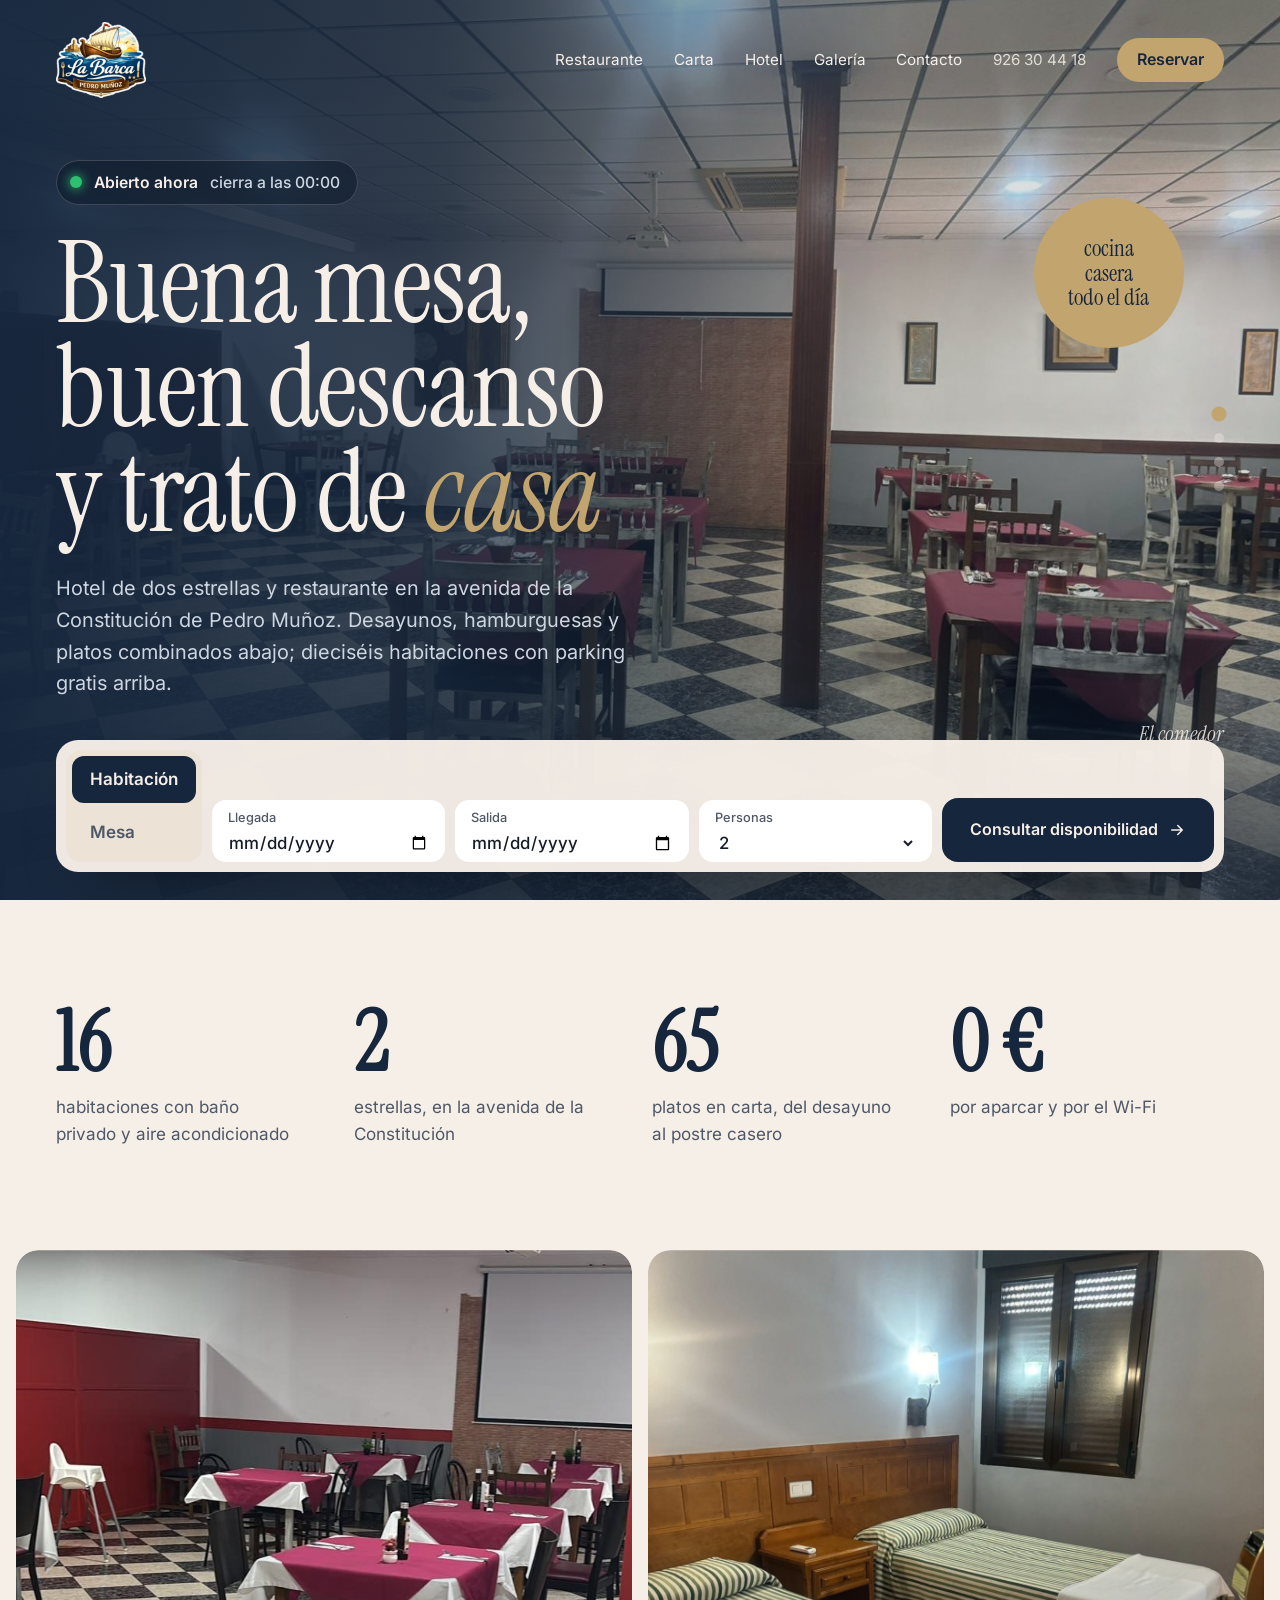
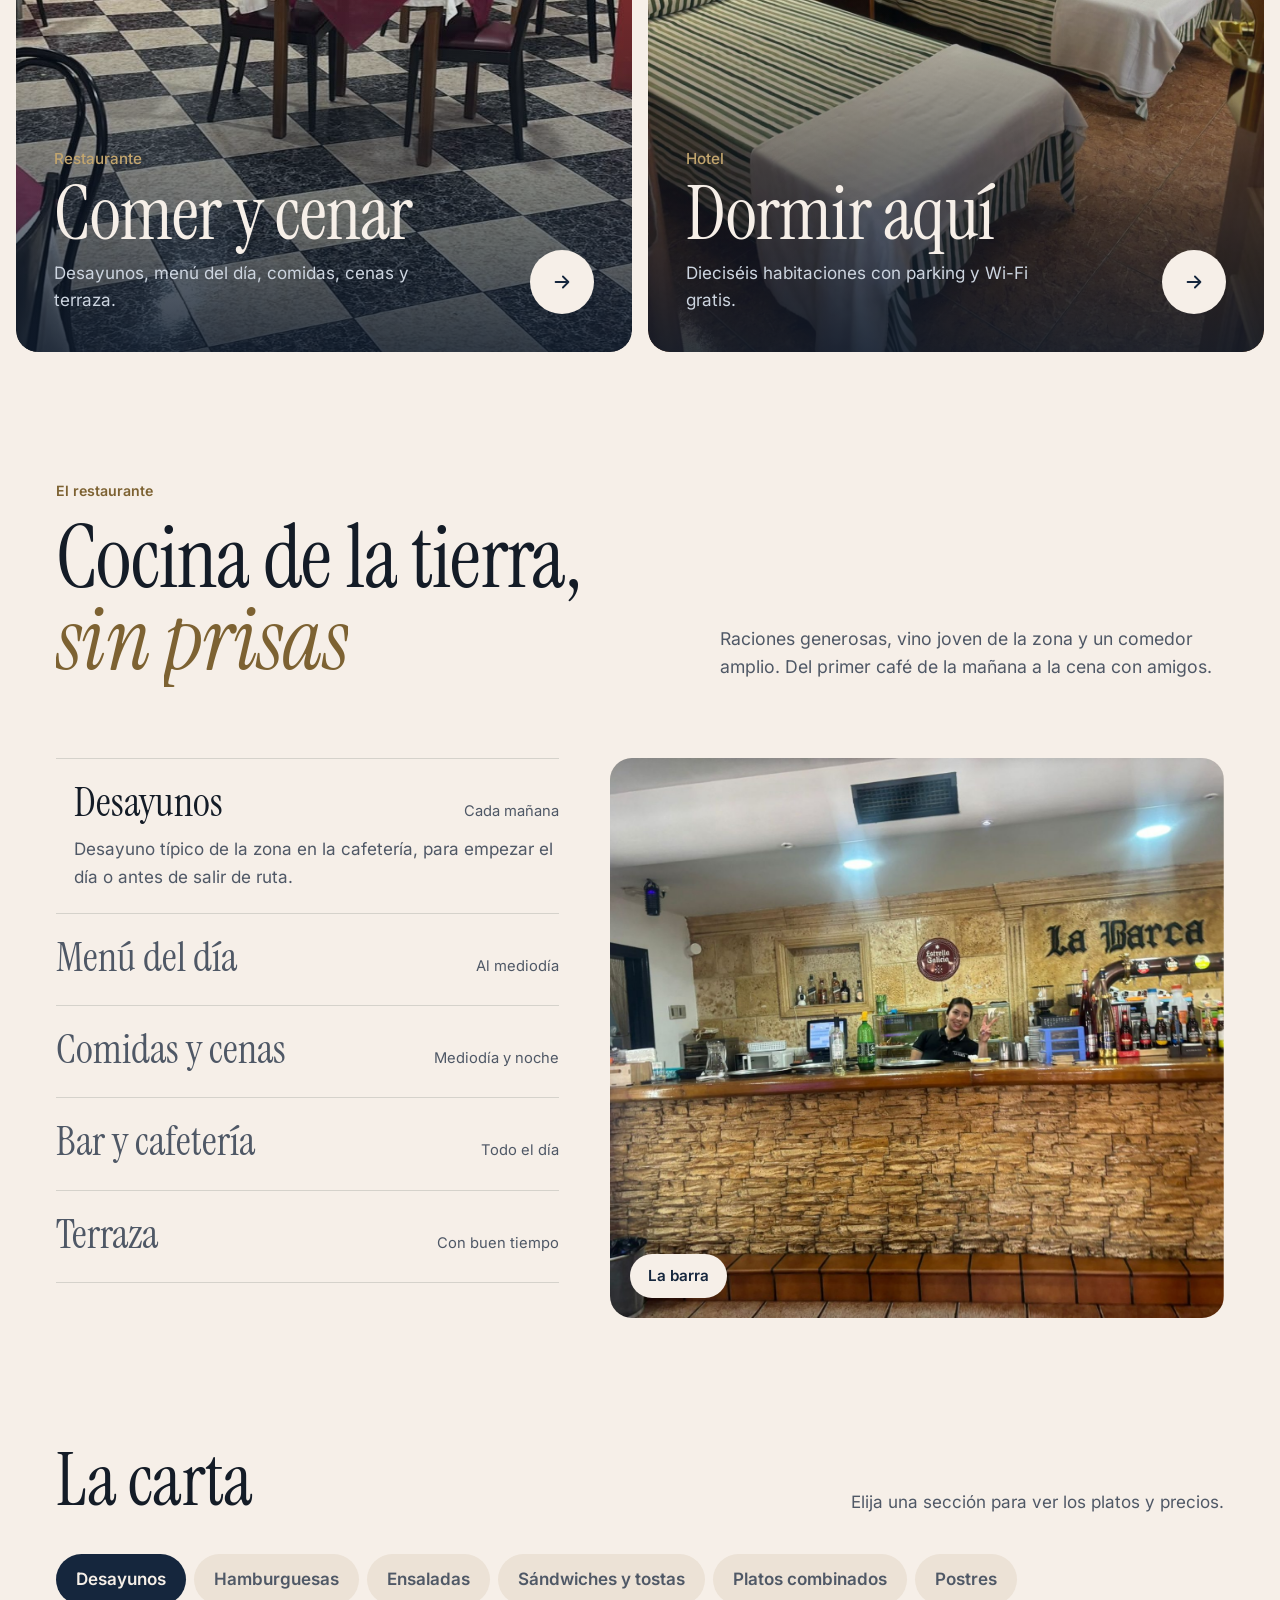
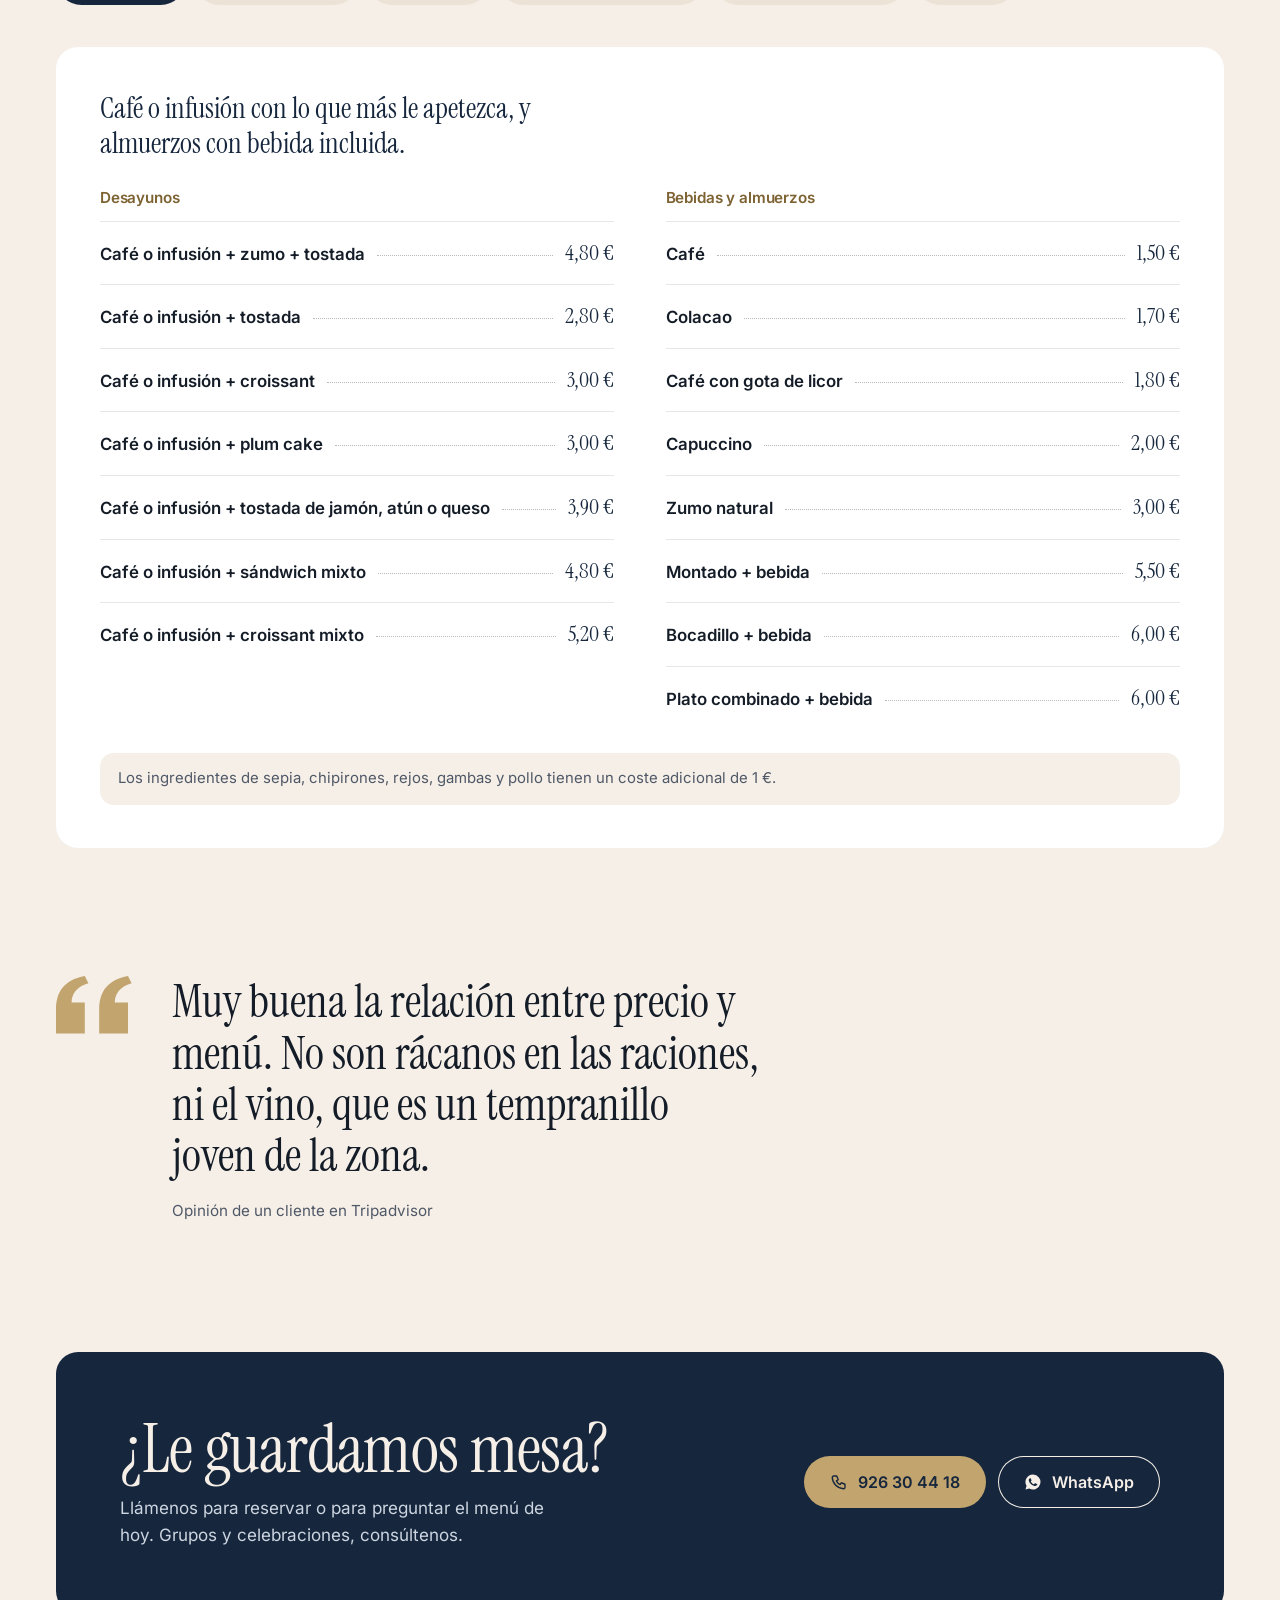
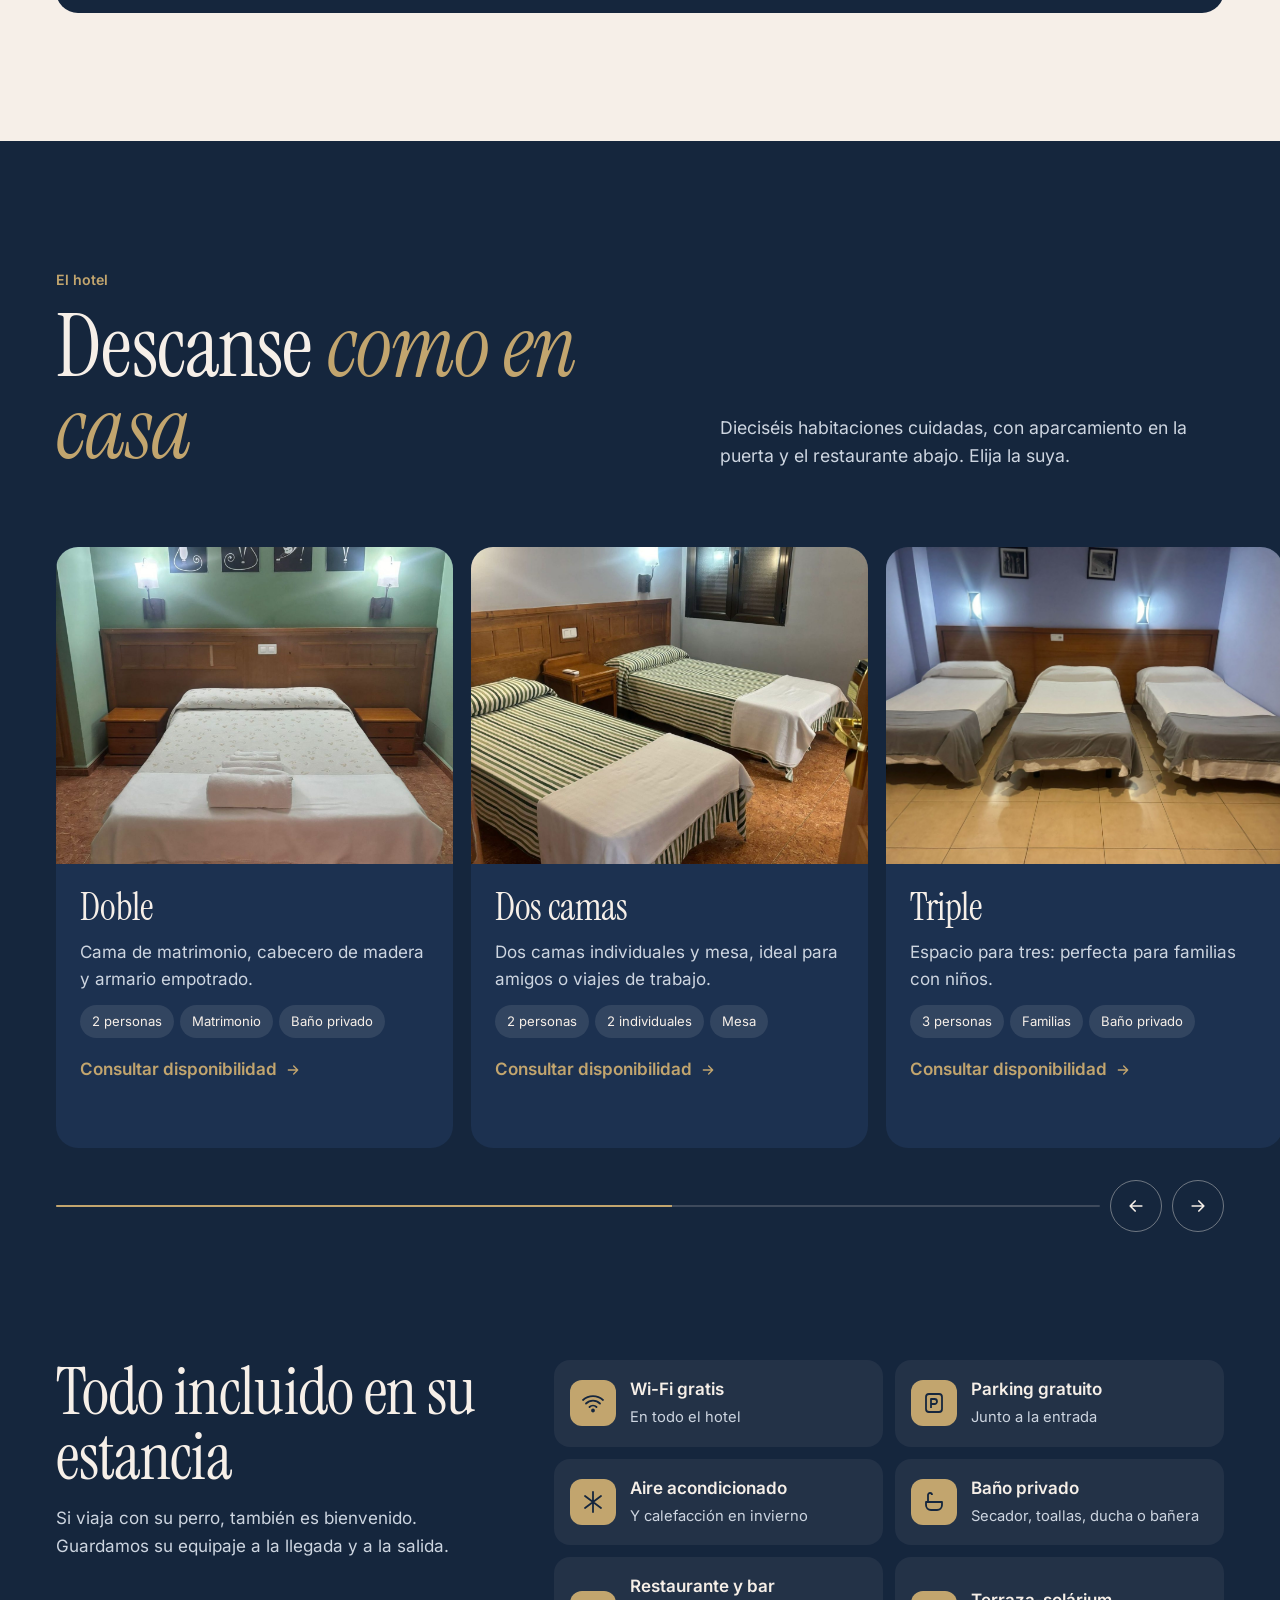
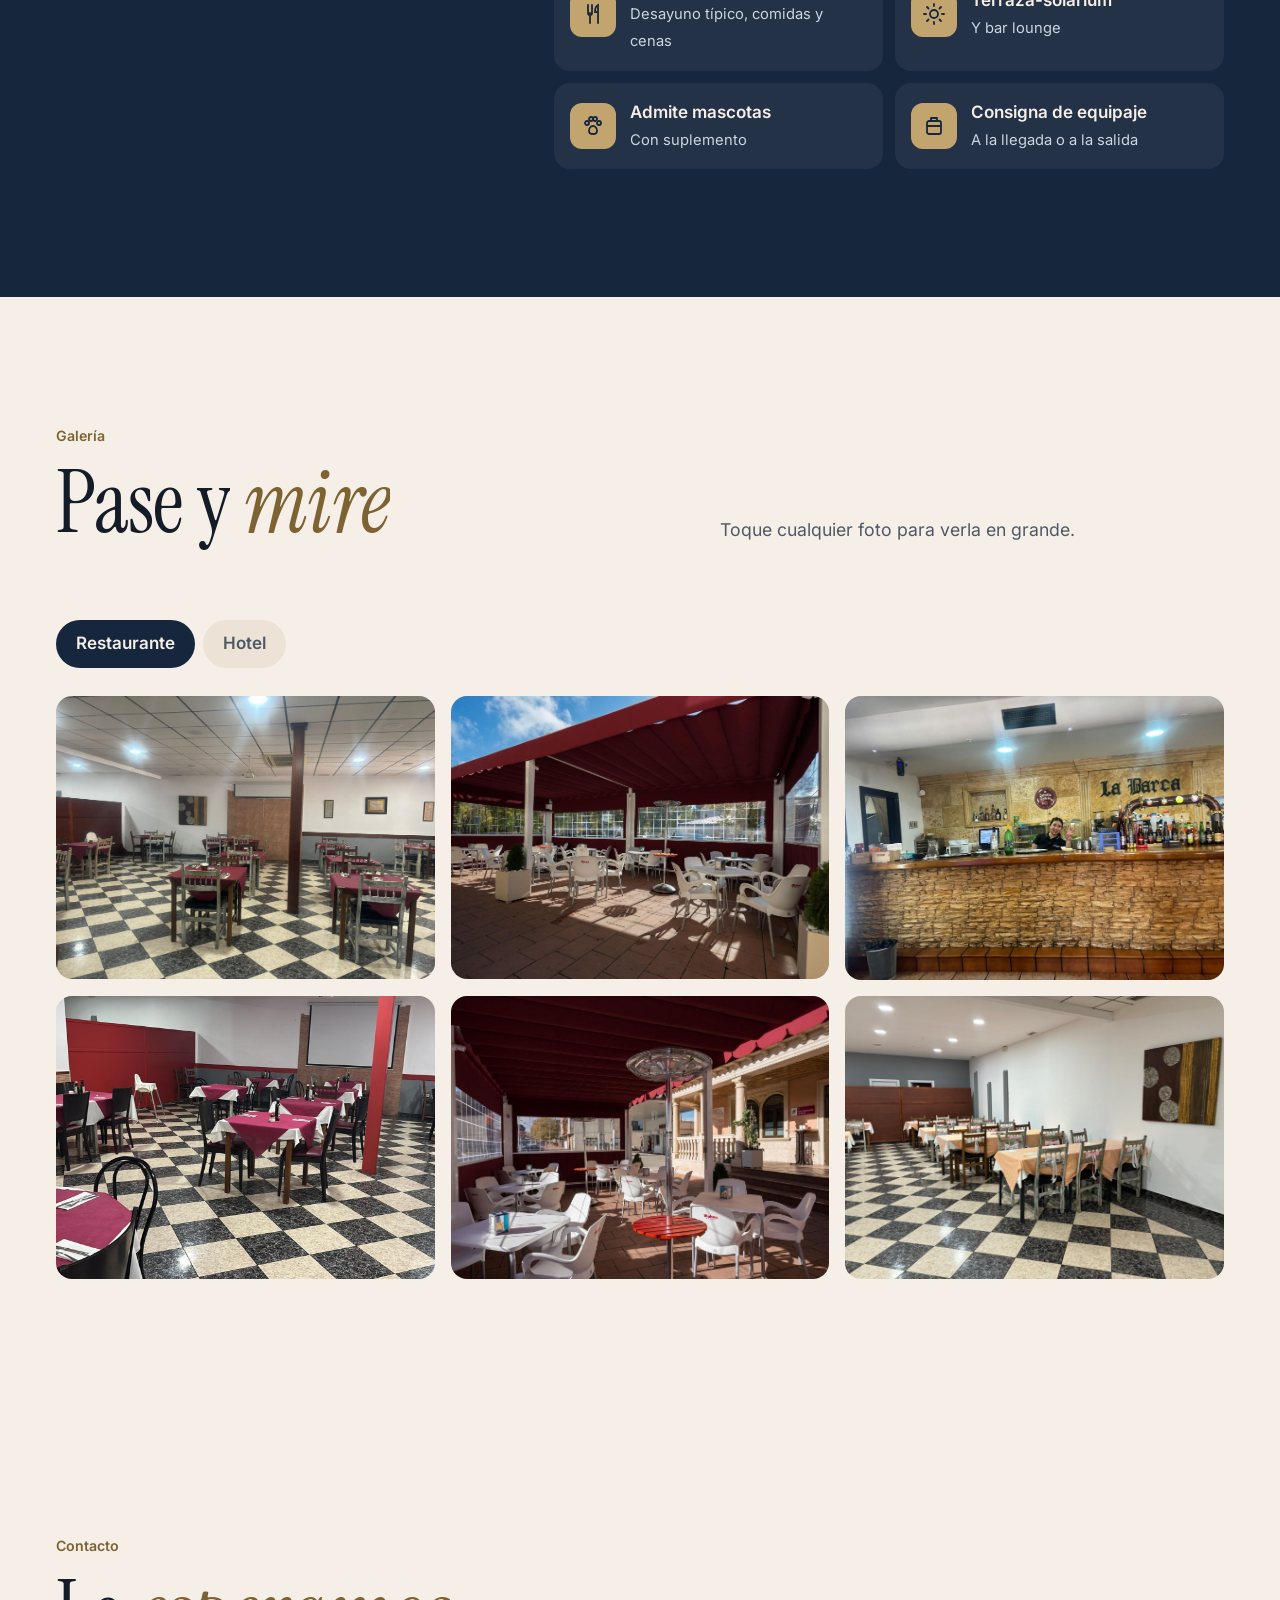
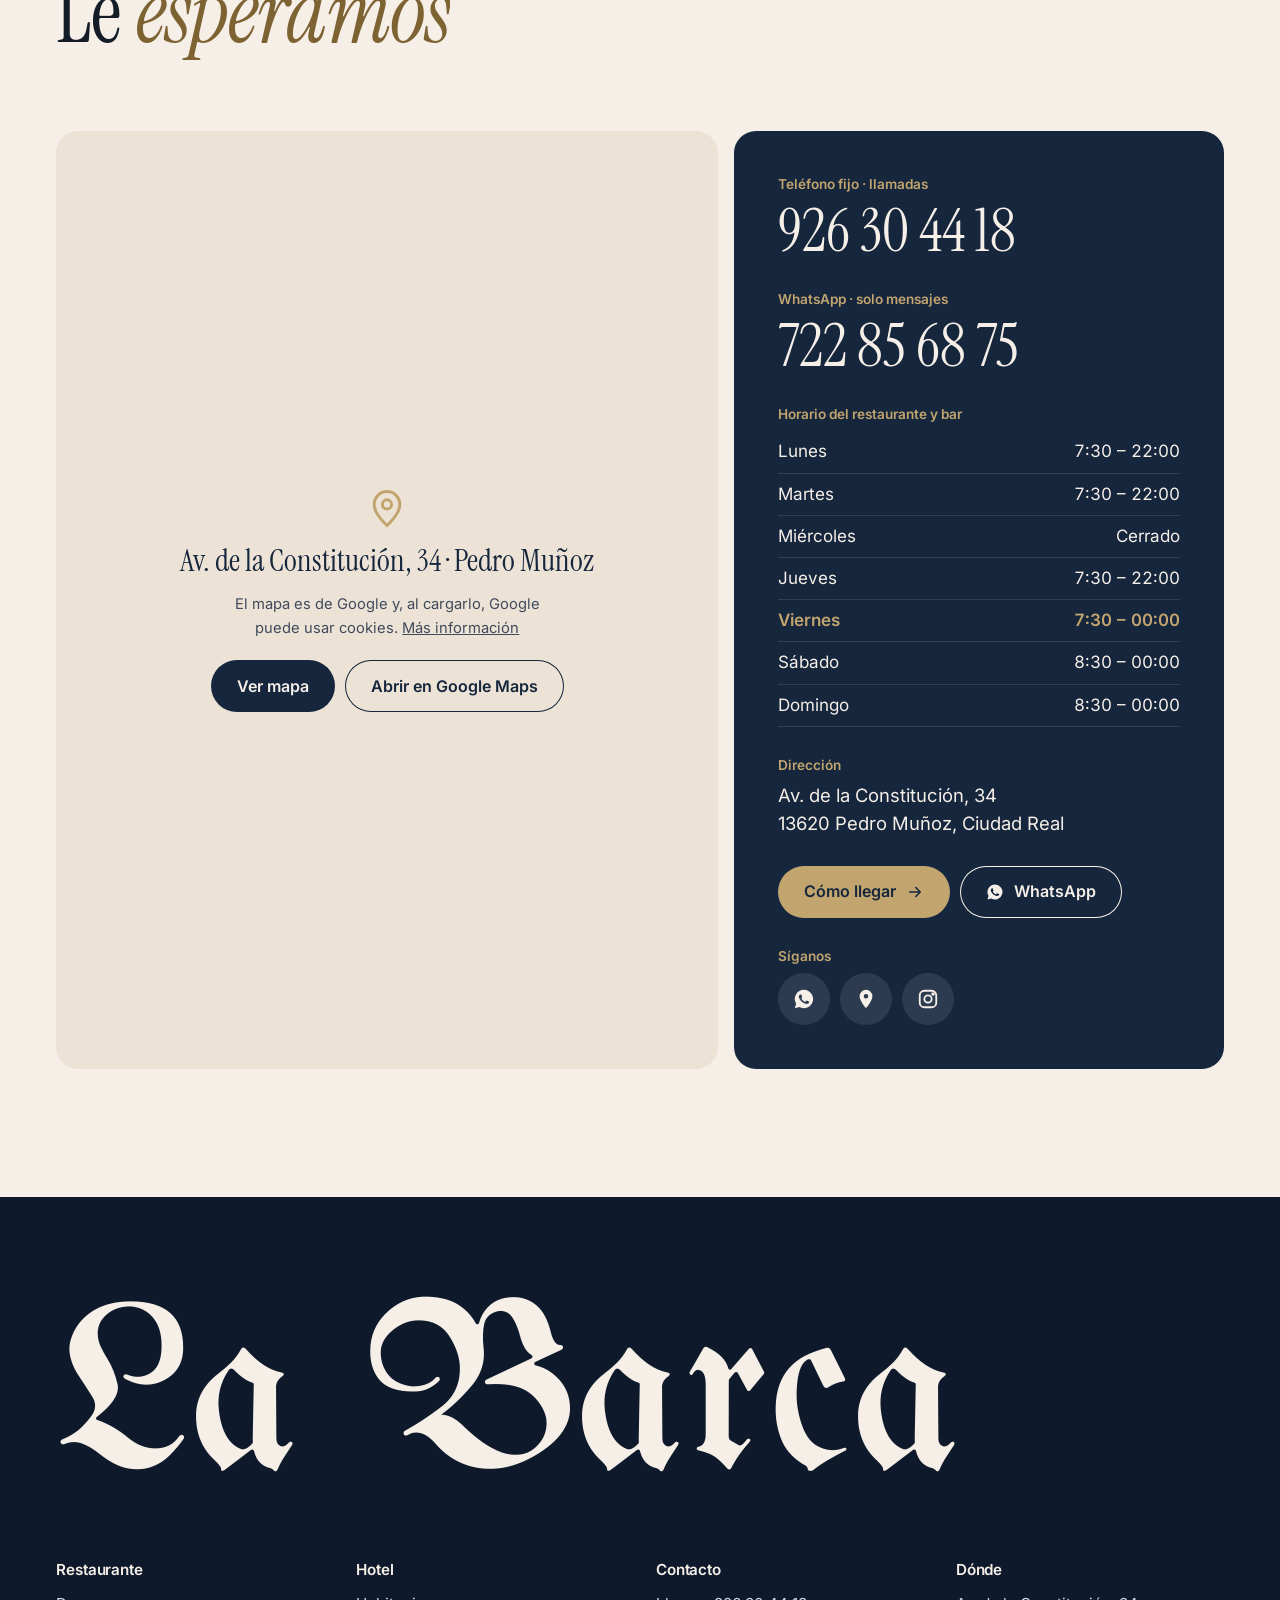
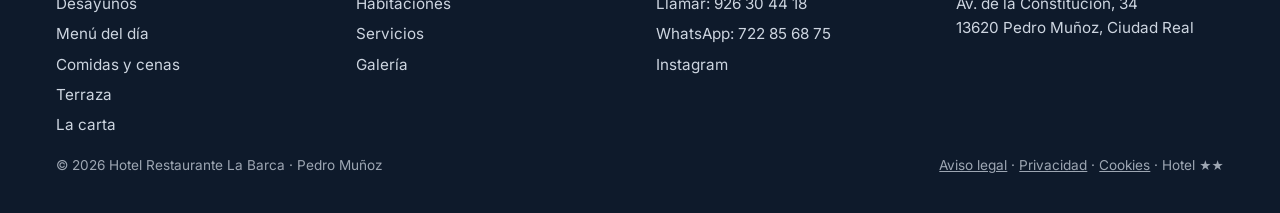
<file: index.html>
<!doctype html>
<html lang="es">
<head>
<meta charset="utf-8">
<meta http-equiv="Content-Security-Policy" content="default-src 'none'; script-src 'sha256-GPez4J/LPlcYP7SgEF0k3SF0vjDYb8Mx3ZKUJEV4pgA='; style-src 'self' 'unsafe-inline'; font-src 'self'; img-src 'self' data:; frame-src https://maps.google.com https://www.google.com; connect-src 'none'; manifest-src 'self'; base-uri 'none'; form-action 'none'; object-src 'none'; upgrade-insecure-requests">
<meta name="referrer" content="strict-origin-when-cross-origin">
<meta name="viewport" content="width=device-width, initial-scale=1">
<title>Hotel Restaurante La Barca · Pedro Muñoz</title>
<meta name="description" content="Hotel de dos estrellas y restaurante en Pedro Muñoz (Ciudad Real). Desayunos, hamburguesas, ensaladas, tostas, platos combinados, postres caseros y dieciséis habitaciones con parking gratuito.">
<link rel="canonical" href="https://hotelrestaurantelabarca.es/">
<meta property="og:type" content="website">
<meta property="og:site_name" content="Hotel Restaurante La Barca">
<meta property="og:locale" content="es_ES">
<meta property="og:url" content="https://hotelrestaurantelabarca.es/">
<meta property="og:title" content="Hotel Restaurante La Barca · Pedro Muñoz">
<meta property="og:description" content="Hotel de dos estrellas y restaurante en Pedro Muñoz. Menú, carta, habitaciones con parking gratis. Tel. 926 30 44 18 · WhatsApp 722 85 68 75.">
<meta property="og:image" content="https://hotelrestaurantelabarca.es/img/og-la-barca.jpg">
<meta property="og:image:type" content="image/jpeg">
<meta property="og:image:width" content="1200">
<meta property="og:image:height" content="630">
<meta property="og:image:alt" content="La Barca, hotel y restaurante en Pedro Muñoz">
<meta name="twitter:card" content="summary_large_image">
<script type="application/ld+json">
{
 "@context": "https://schema.org",
 "@graph": [
  {
   "@type": "Hotel",
   "@id": "https://hotelrestaurantelabarca.es/#hotel",
   "name": "Hotel La Barca",
   "telephone": "+34926304418",
   "address": {
    "@type": "PostalAddress",
    "streetAddress": "Av. de la Constitución, 34",
    "postalCode": "13620",
    "addressLocality": "Pedro Muñoz",
    "addressRegion": "Ciudad Real",
    "addressCountry": "ES"
   },
   "url": "https://hotelrestaurantelabarca.es/#hotel",
   "sameAs": [
    "https://www.instagram.com/hotel.restaurante.labarca/"
   ],
   "image": [
    "https://hotelrestaurantelabarca.es/img/hab-doble-gatos.jpg",
    "https://hotelrestaurantelabarca.es/img/hab-dos-camas.jpg"
   ],
   "starRating": {
    "@type": "Rating",
    "ratingValue": "2"
   },
   "numberOfRooms": 16
  },
  {
   "@type": "Restaurant",
   "@id": "https://hotelrestaurantelabarca.es/#restaurante",
   "name": "Restaurante La Barca",
   "telephone": "+34926304418",
   "address": {
    "@type": "PostalAddress",
    "streetAddress": "Av. de la Constitución, 34",
    "postalCode": "13620",
    "addressLocality": "Pedro Muñoz",
    "addressRegion": "Ciudad Real",
    "addressCountry": "ES"
   },
   "url": "https://hotelrestaurantelabarca.es/#restaurante",
   "sameAs": [
    "https://www.instagram.com/hotel.restaurante.labarca/"
   ],
   "image": [
    "https://hotelrestaurantelabarca.es/img/comedor-grande.jpg",
    "https://hotelrestaurantelabarca.es/img/barra-nueva.jpg"
   ],
   "hasMenu": "https://hotelrestaurantelabarca.es/#carta",
   "openingHoursSpecification": [
    {
     "@type": "OpeningHoursSpecification",
     "dayOfWeek": [
      "Monday",
      "Tuesday",
      "Thursday"
     ],
     "opens": "07:30",
     "closes": "22:00"
    },
    {
     "@type": "OpeningHoursSpecification",
     "dayOfWeek": [
      "Friday"
     ],
     "opens": "07:30",
     "closes": "23:59"
    },
    {
     "@type": "OpeningHoursSpecification",
     "dayOfWeek": [
      "Saturday",
      "Sunday"
     ],
     "opens": "08:30",
     "closes": "23:59"
    }
   ]
  }
 ]
}
</script>
<link rel="icon" href="favicon.ico" sizes="any">
<link rel="icon" type="image/png" sizes="48x48" href="img/icono-48.png">
<link rel="icon" type="image/png" sizes="192x192" href="img/icono-192.png">
<link rel="apple-touch-icon" href="img/apple-touch-icon.png">
<meta name="theme-color" content="#15263d">
<link href="fonts.css" rel="stylesheet">
<style>
/* ===================================================================
   LA BARCA · Hotel Restaurante
   Azul noche, dorado viejo y arena. Serif editorial + Inter.
   =================================================================== */
:root {
  --lagoon: #15263d;
  --lagoon-2: #1c3150;
  --lagoon-3: #284469;
  --deep: #0e1a2b;
  --flamingo: #c2a56e;
  --flamingo-d: #ad8f57;
  --rose-ink: #7d6232;
  --sand: #f6efe8;
  --sand-2: #ece2d6;
  --ink: #141c27;
  --soft: #4f5866;
  --mist: #cdd5e0;
  --serif: "Instrument Serif", Georgia, serif;
  --sans: "Inter", system-ui, sans-serif;
  --goth: "UnifrakturMaguntia", serif;
  --m: clamp(18px, 4.4vw, 72px);
  --gap: clamp(96px, 10vw, 150px);
  --r: 22px;
  --ease: cubic-bezier(0.23, 1, 0.32, 1);
  --ease-io: cubic-bezier(0.77, 0, 0.175, 1);
}
*, *::before, *::after { box-sizing: border-box; }
html { -webkit-text-size-adjust: 100%; scroll-behavior: smooth; }
@media (prefers-reduced-motion: reduce) { html { scroll-behavior: auto; } }
body { margin: 0; background: var(--sand); color: var(--ink); font-family: var(--sans); font-size: clamp(1rem, .96rem + .2vw, 1.0625rem); line-height: 1.6; -webkit-font-smoothing: antialiased; overflow-x: hidden; }
img, iframe, svg { display: block; max-width: 100%; }
a { color: inherit; }
p { margin: 0; }
h1, h2, h3, h4 { margin: 0; font-weight: 400; font-family: var(--serif); letter-spacing: -.01em; }
button { font: inherit; }
:focus-visible { outline: 2px solid var(--flamingo-d); outline-offset: 3px; }
::selection { background: var(--flamingo); color: var(--lagoon); }
.w { padding-inline: var(--m); max-width: 1440px; margin-inline: auto; }
.sr { position: absolute; width: 1px; height: 1px; overflow: hidden; clip: rect(0 0 0 0); white-space: nowrap; }

/* botones */
.btn { display: inline-flex; align-items: center; justify-content: center; gap: 10px; min-height: 52px; padding: 0 26px; border-radius: 999px; border: 0; background: var(--flamingo); color: var(--lagoon); font-weight: 600; font-size: 1rem; text-decoration: none; cursor: pointer; transition: transform 160ms var(--ease), background-color 220ms ease, color 220ms ease, box-shadow 220ms ease; }
.btn:active { transform: scale(.97); }
.btn svg { width: 18px; height: 18px; transition: transform 300ms var(--ease); }
.btn--dark { background: var(--lagoon); color: var(--sand); }
.btn--ghost { background: transparent; color: inherit; box-shadow: inset 0 0 0 1px currentColor; }
@media (hover: hover) and (pointer: fine) {
  .btn:hover { background: var(--flamingo-d); }
  .btn:hover svg { transform: translateX(3px); }
  .btn--dark:hover { background: var(--lagoon-3); }
  .btn--ghost:hover { background: rgba(255,255,255,.1); }
  .light .btn--ghost:hover { background: rgba(21,38,61,.06); }
}

/* ---------- cabecera ---------- */
.bar { position: fixed; inset: 0 0 auto 0; z-index: 50; color: var(--sand); transition: background-color 400ms ease, padding 400ms var(--ease), box-shadow 400ms ease; padding-block: 22px; }
.bar .w { display: flex; align-items: center; justify-content: space-between; gap: 20px; max-width: none; }
.bar.solid { background: rgba(21,38,61,.93); -webkit-backdrop-filter: blur(14px); backdrop-filter: blur(14px); padding-block: 12px; }
.logo { display: flex; flex-direction: column; text-decoration: none; line-height: 1; }
.logo img { display: block; height: 76px; width: auto; transition: height 400ms var(--ease); }
.bar.solid .logo img { height: 58px; }
.nav { display: flex; align-items: center; gap: clamp(18px, 2.4vw, 36px); font-size: .95rem; }
.nav a:not(.btn) { text-decoration: none; position: relative; padding-block: 6px; }
.nav a:not(.btn)::after { content: ""; position: absolute; left: 0; right: 0; bottom: 0; height: 1px; background: currentColor; transform: scaleX(0); transform-origin: right; transition: transform 400ms var(--ease); }
@media (hover: hover) and (pointer: fine) { .nav a:not(.btn):hover::after { transform: scaleX(1); transform-origin: left; } }
.nav .tel { opacity: .85; }
.bar .btn { min-height: 44px; padding: 0 20px; }
.burger { display: none; width: 46px; height: 46px; border-radius: 50%; border: 0; background: rgba(255,255,255,.12); color: inherit; cursor: pointer; place-items: center; }
.burger svg { width: 20px; height: 20px; }

/* ---------- portada ---------- */
.hero { position: relative; min-height: 100svh; display: grid; grid-template-rows: 1fr auto; color: var(--sand); background: var(--lagoon); overflow: hidden; }
.slides { position: absolute; inset: 0; }
.slides img { position: absolute; inset: 0; width: 100%; height: 100%; object-fit: cover; opacity: 0; transform: scale(1.12); transition: opacity 1600ms ease, transform 9000ms linear; }
.slides img.on { opacity: 1; transform: scale(1); }
.hero::before { content: ""; position: absolute; inset: 0; z-index: 1; background: linear-gradient(90deg, rgba(21,38,61,.96) 0%, rgba(21,38,61,.78) 34%, rgba(21,38,61,.15) 70%), linear-gradient(0deg, rgba(14,26,43,.7), transparent 40%); }
.hero__in { position: relative; z-index: 2; align-self: center; padding-top: 120px; width: 100%; }
.hero h1 { font-size: clamp(3.4rem, 1.2rem + 7.4vw, 9.6rem); line-height: .92; max-width: 11ch; }
.hero h1 .ln { display: block; overflow: hidden; padding-bottom: .08em; margin-bottom: -.08em; }
.hero h1 .ln > span { display: block; }
.hero h1 em { color: var(--flamingo); }
.hero__sub { margin-top: 28px; max-width: 46ch; color: var(--mist); font-size: clamp(1.05rem, 1rem + .3vw, 1.25rem); }
.hero__dots { position: absolute; z-index: 2; right: var(--m); top: 50%; transform: translateY(-50%); display: grid; gap: 14px; }
.hero__dots button { width: 10px; height: 10px; border-radius: 50%; border: 0; padding: 0; background: rgba(246,239,232,.35); cursor: pointer; transition: transform 300ms var(--ease), background-color 300ms; }
.hero__dots button[aria-current="true"] { background: var(--flamingo); transform: scale(1.5); }
.hero__cap { position: absolute; z-index: 2; right: var(--m); bottom: 150px; font-family: var(--serif); font-style: italic; font-size: 1.3rem; color: var(--sand); opacity: .85; }
.badge { position: absolute; z-index: 3; right: calc(var(--m) + 40px); top: 22%; width: 150px; height: 150px; border-radius: 50%; background: var(--flamingo); color: var(--lagoon); display: grid; place-items: center; text-align: center; font-family: var(--serif); font-size: 1.45rem; line-height: 1.05; animation: spinslow 30s linear infinite; }
.badge span { animation: spinslow 30s linear infinite reverse; display: block; }
@keyframes spinslow { to { transform: rotate(360deg); } }

/* reserva rápida */
.quick { position: relative; z-index: 3; margin: 0 var(--m) 28px; background: rgba(246,239,232,.97); color: var(--ink); border-radius: var(--r); padding: 10px; display: grid; grid-template-columns: auto 1fr; gap: 10px; align-items: stretch; box-shadow: 0 30px 60px -30px rgba(0,0,0,.45); }
.quick__tabs { display: flex; flex-direction: column; gap: 6px; background: var(--sand-2); border-radius: 16px; padding: 6px; }
.quick__tabs button { border: 0; background: transparent; border-radius: 12px; padding: 10px 18px; cursor: pointer; font-weight: 600; color: var(--soft); text-align: left; transition: background-color 220ms, color 220ms; }
.quick__tabs button[aria-selected="true"] { background: var(--lagoon); color: var(--sand); }
.quick form { display: grid; grid-template-columns: repeat(3, 1fr) auto; gap: 10px; align-items: end; }
.quick form[hidden] { display: none; }
.quick label { display: grid; gap: 4px; padding: 8px 16px; border-radius: 14px; background: #fff; font-size: .8rem; color: var(--soft); font-weight: 500; }
.quick input, .quick select { border: 0; padding: 0; font: 500 1.05rem var(--sans); color: var(--ink); background: transparent; outline: none; min-width: 0; }
.quick .btn { min-height: 64px; border-radius: 16px; background: var(--lagoon); color: var(--sand); padding: 0 28px; }
@media (hover: hover) and (pointer: fine) { .quick .btn:hover { background: var(--lagoon-3); } }

/* ---------- aviso abierto / cerrado ---------- */
.status { display: inline-flex; align-items: center; gap: 12px; margin-bottom: 26px; padding: 10px 18px 10px 14px; border-radius: 999px; background: rgba(14,26,43,.55); -webkit-backdrop-filter: blur(10px); backdrop-filter: blur(10px); box-shadow: inset 0 0 0 1px rgba(246,239,232,.18); color: var(--sand); font-weight: 500; font-size: .98rem; text-decoration: none; transition: background-color 220ms ease; }
.status b { font-weight: 600; }
.status span.when { color: var(--mist); }
.light-dot { position: relative; width: 12px; height: 12px; border-radius: 50%; background: #9aa3ad; flex: none; }
.light-dot::after { content: ""; position: absolute; inset: -5px; border-radius: 50%; background: currentColor; opacity: 0; }
.status.open .light-dot { background: #2fbf71; color: #2fbf71; box-shadow: 0 0 10px 2px rgba(47,191,113,.65); }
.status.closed .light-dot { background: #e5484d; color: #e5484d; box-shadow: 0 0 10px 2px rgba(229,72,77,.6); }
.status.unknown .light-dot { background: #e2a336; color: #e2a336; box-shadow: 0 0 10px 2px rgba(226,163,54,.55); }
@media (prefers-reduced-motion: no-preference) { .status .light-dot::after { animation: ping 1.8s cubic-bezier(0,0,.2,1) infinite; } }
@keyframes ping { 0% { transform: scale(.6); opacity: .55; } 80%, 100% { transform: scale(1.9); opacity: 0; } }
@media (hover: hover) and (pointer: fine) { .status:hover { background: rgba(14,26,43,.75); } }
.hours { width: 100%; border-collapse: collapse; font-variant-numeric: tabular-nums; }
.hours th, .hours td { padding: 7px 0; text-align: left; font-weight: 400; border-bottom: 1px solid rgba(246,239,232,.12); }
.hours td { text-align: right; }
.hours tr.today th, .hours tr.today td { color: var(--flamingo); font-weight: 600; }

/* ---------- cifras ---------- */
.nums { padding-block: clamp(70px, 8vw, 110px); }
.nums .w { display: grid; grid-template-columns: repeat(4, 1fr); gap: 24px; }
.num b { display: block; font-family: var(--serif); font-size: clamp(3.4rem, 2rem + 4vw, 6rem); line-height: 1; color: var(--lagoon); }
.num span { display: block; margin-top: 8px; color: var(--soft); max-width: 22ch; }

/* ---------- dos puertas ---------- */
.doors { display: grid; grid-template-columns: 1fr 1fr; gap: 16px; padding-inline: 16px; }
.door { position: relative; min-height: 78vh; border-radius: var(--r); overflow: hidden; color: var(--sand); text-decoration: none; display: flex; align-items: flex-end; isolation: isolate; }
.door img { position: absolute; inset: 0; width: 100%; height: 100%; object-fit: cover; z-index: -2; transition: transform 1400ms var(--ease); }
.door::after { content: ""; position: absolute; inset: 0; z-index: -1; background: linear-gradient(0deg, rgba(14,26,43,.85), rgba(14,26,43,0) 60%); }
.door__txt { padding: clamp(24px, 3vw, 48px); width: 100%; display: flex; justify-content: space-between; align-items: end; gap: 20px; }
.door small { color: var(--flamingo); font-size: .95rem; font-weight: 500; }
.door h2 { font-size: clamp(3rem, 1.5rem + 4vw, 6rem); line-height: .95; margin-top: 6px; }
.door p { margin-top: 10px; color: var(--mist); max-width: 34ch; }
.door__go { flex: none; width: 64px; height: 64px; border-radius: 50%; background: var(--sand); color: var(--lagoon); display: grid; place-items: center; transition: transform 500ms var(--ease), background-color 300ms; }
.door__go svg { width: 22px; height: 22px; }
@media (hover: hover) and (pointer: fine) { .door:hover img { transform: scale(1.06); } .door:hover .door__go { transform: rotate(-45deg); background: var(--flamingo); } }

/* ---------- títulos de sección ---------- */
.head { display: grid; grid-template-columns: 1.1fr .9fr; gap: 48px; align-items: end; margin-bottom: clamp(48px, 6vw, 80px); }
.head small { display: block; color: var(--rose-ink); font-weight: 600; margin-bottom: 14px; }
.head h2 { font-size: clamp(3rem, 1.4rem + 5vw, 6.6rem); line-height: .95; }
.head h2 em { color: var(--rose-ink); }
.head p { color: var(--soft); max-width: 46ch; font-size: 1.1rem; }
.dark { background: var(--lagoon); color: var(--sand); }
.dark .head small, .dark .head h2 em { color: var(--flamingo); }
.dark .head p { color: var(--mist); }

/* ---------- RESTAURANTE ---------- */
.rest { padding-block: var(--gap); }
.svc-tabs { display: grid; grid-template-columns: .9fr 1.1fr; gap: clamp(28px, 4vw, 72px); align-items: stretch; }
.svc-list { display: grid; align-content: start; }
.svc-list button { all: unset; box-sizing: border-box; cursor: pointer; display: grid; grid-template-columns: 1fr auto; align-items: baseline; gap: 4px 20px; padding: 22px 0; border-top: 1px solid rgba(19,35,34,.14); transition: padding-left 400ms var(--ease); }
.svc-list button:last-child { border-bottom: 1px solid rgba(19,35,34,.14); }
.svc-list b { font-family: var(--serif); font-weight: 400; font-size: clamp(1.9rem, 1.3rem + 1.6vw, 2.9rem); line-height: 1.05; color: var(--soft); transition: color 300ms; }
.svc-list span { font-size: .92rem; color: var(--soft); }
.svc-list p { grid-column: 1 / -1; color: var(--soft); max-width: 44ch; max-height: 0; overflow: hidden; opacity: 0; transition: max-height 500ms var(--ease), opacity 400ms ease, margin 400ms var(--ease); }
.svc-list button[aria-selected="true"] { padding-left: 18px; }
.svc-list button[aria-selected="true"] b { color: var(--ink); }
.svc-list button[aria-selected="true"] p { max-height: 120px; opacity: 1; margin-top: 8px; }
.svc-list button:focus-visible { outline: 2px solid var(--flamingo-d); outline-offset: 4px; }
@media (hover: hover) and (pointer: fine) { .svc-list button:hover b { color: var(--ink); } }
.svc-view { position: relative; border-radius: var(--r); overflow: hidden; min-height: 560px; background: var(--sand-2); }
.svc-view img { position: absolute; inset: 0; width: 100%; height: 100%; object-fit: cover; clip-path: inset(0 0 0 100%); transform: scale(1.08); transition: clip-path 900ms var(--ease-io), transform 1400ms var(--ease); }
.svc-view img.on { clip-path: inset(0 0 0 0); transform: scale(1); z-index: 1; }
.svc-view img.was { clip-path: inset(0 0 0 0); z-index: 0; }
.svc-view .tag { position: absolute; left: 20px; bottom: 20px; z-index: 2; background: var(--sand); color: var(--lagoon); border-radius: 999px; padding: 10px 18px; font-weight: 600; font-size: .95rem; }

.quote { margin-top: var(--gap); display: grid; grid-template-columns: auto 1fr; gap: clamp(20px, 3vw, 48px); align-items: start; }
.quote svg { width: clamp(56px, 6vw, 88px); color: var(--flamingo); }
.quote blockquote { margin: 0; font-family: var(--serif); font-size: clamp(1.8rem, 1.1rem + 2.2vw, 3.4rem); line-height: 1.12; max-width: 28ch; }
.quote cite { display: block; margin-top: 18px; font-family: var(--sans); font-style: normal; color: var(--soft); font-size: .95rem; }

.rest-cta { margin-top: var(--gap); background: var(--lagoon); color: var(--sand); border-radius: var(--r); padding: clamp(32px, 5vw, 72px); display: grid; grid-template-columns: 1.2fr .8fr; gap: 32px; align-items: center; overflow: hidden; position: relative; }
.rest-cta h3 { font-size: clamp(2.6rem, 1.4rem + 3.6vw, 5.2rem); line-height: .95; }
.rest-cta p { margin-top: 14px; max-width: 42ch; color: var(--mist); }
.rest-cta .btns { display: flex; flex-wrap: wrap; gap: 12px; justify-content: flex-end; }

/* ---------- la carta ---------- */
.menu { margin-top: var(--gap); }
.menu__head { display: flex; justify-content: space-between; align-items: end; gap: 24px; flex-wrap: wrap; margin-bottom: 26px; }
.menu__head h3 { font-size: clamp(2.8rem, 1.4rem + 4vw, 5.6rem); line-height: .95; }
.menu__head p { color: var(--soft); }
.mtabs { display: flex; gap: 8px; flex-wrap: wrap; margin-bottom: 30px; position: sticky; top: 64px; z-index: 5; background: var(--sand); padding-block: 12px; }
.mtabs button { border: 0; border-radius: 999px; padding: 12px 20px; background: var(--sand-2); color: var(--soft); font-weight: 600; cursor: pointer; transition: background-color 220ms, color 220ms, transform 160ms var(--ease); }
.mtabs button:active { transform: scale(.96); }
.mtabs button[aria-selected="true"] { background: var(--lagoon); color: var(--sand); }
@media (hover: hover) and (pointer: fine) { .mtabs button[aria-selected="false"]:hover { background: var(--flamingo); color: var(--lagoon); } }
.mpanel { background: #fff; border-radius: var(--r); padding: clamp(24px, 3.4vw, 52px); }
.mintro { font-family: var(--serif); font-size: clamp(1.4rem, 1.1rem + .9vw, 2rem); line-height: 1.2; color: var(--lagoon); max-width: 40ch; margin-bottom: 26px; }
.mgrid { display: grid; grid-template-columns: 1fr 1fr; gap: clamp(28px, 4vw, 72px); align-items: start; }
.mgrp h4 { font-family: var(--sans); font-weight: 600; font-size: .95rem; color: var(--rose-ink); margin-bottom: 10px; }
.mgrp ul { list-style: none; margin: 0; padding: 0; }
.mi { padding: 14px 0; border-top: 1px solid rgba(20,28,39,.1); }
.mi__l { display: flex; align-items: baseline; gap: 12px; }
.mi__n { flex: 1; display: flex; align-items: baseline; gap: 12px; font-weight: 600; font-size: 1.05rem; }
.mi__n::after { content: ""; flex: 1; border-bottom: 1px dotted rgba(20,28,39,.3); transform: translateY(-4px); }
.mi__p { font-family: var(--serif); font-size: 1.35rem; color: var(--lagoon); white-space: nowrap; }
.mi p { margin-top: 3px; color: var(--soft); font-size: .93rem; max-width: 52ch; }
.mnote { margin-top: 24px; padding: 14px 18px; border-radius: 14px; background: var(--sand); color: var(--soft); font-size: .93rem; }
@media (prefers-reduced-motion: no-preference) {
  .js .mpanel.show .mi { animation: miIn 520ms var(--ease) both; animation-delay: calc(var(--d, 0) * 28ms); }
  @keyframes miIn { from { opacity: 0; transform: translateY(10px); } }
}
@media (max-width: 760px) {
  .mgrid { grid-template-columns: 1fr; }
  .mtabs { flex-wrap: nowrap; overflow-x: auto; margin-inline: calc(var(--m) * -1); padding-inline: var(--m); scrollbar-width: none; top: 70px; }
  .mtabs button { flex: none; }
}

/* ---------- HOTEL ---------- */
.hotel { padding-block: var(--gap); }
.rooms { position: relative; }
.rooms__track { display: flex; gap: 18px; overflow-x: auto; scroll-snap-type: x mandatory; scrollbar-width: none; padding-inline: var(--m); scroll-padding-inline: var(--m); padding-bottom: 6px; cursor: grab; }
.rooms__track::-webkit-scrollbar { display: none; }
.rooms__track.drag { cursor: grabbing; scroll-snap-type: none; }
.room { flex: 0 0 clamp(290px, 31vw, 450px); scroll-snap-align: start; background: var(--lagoon-2); border-radius: var(--r); overflow: hidden; display: flex; flex-direction: column; transition: transform 500ms var(--ease); }
.room__pic { aspect-ratio: 4/3.2; overflow: hidden; }
.room__pic img { width: 100%; height: 100%; object-fit: cover; pointer-events: none; transition: transform 1200ms var(--ease); }
@media (hover: hover) and (pointer: fine) { .room:hover { transform: translateY(-6px); } .room:hover .room__pic img { transform: scale(1.06); } }
.room__txt { padding: 24px 24px 26px; display: grid; gap: 12px; flex: 1; align-content: start; }
.room__txt h3 { font-size: 2.4rem; line-height: 1; }
.room__txt p { color: var(--mist); }
.chips { display: flex; flex-wrap: wrap; gap: 6px; }
.chips span { font-size: .82rem; padding: 6px 12px; border-radius: 999px; background: rgba(246,239,232,.1); color: var(--sand); }
.room__txt a { margin-top: 6px; justify-self: start; color: var(--flamingo); font-weight: 600; text-decoration: none; display: inline-flex; gap: 8px; align-items: center; }
.room__txt a svg { width: 16px; height: 16px; transition: transform 300ms var(--ease); }
@media (hover: hover) and (pointer: fine) { .room__txt a:hover svg { transform: translateX(4px); } }
.rooms__nav { display: flex; gap: 10px; justify-content: space-between; align-items: center; margin-top: 26px; }
.rooms__bar { flex: 1; height: 2px; background: rgba(246,239,232,.18); border-radius: 2px; overflow: hidden; }
.rooms__bar i { display: block; height: 100%; width: 30%; background: var(--flamingo); transform-origin: left; transition: transform 200ms linear; }
.rooms__nav button { width: 52px; height: 52px; border-radius: 50%; border: 1px solid rgba(246,239,232,.4); background: transparent; color: var(--sand); cursor: pointer; display: grid; place-items: center; transition: background-color 220ms, color 220ms, transform 160ms var(--ease); }
.rooms__nav button:active { transform: scale(.94); }
.rooms__nav svg { width: 20px; height: 20px; }
@media (hover: hover) and (pointer: fine) { .rooms__nav button:hover { background: var(--sand); color: var(--lagoon); } }

.amen { margin-top: var(--gap); display: grid; grid-template-columns: .8fr 1.2fr; gap: clamp(28px, 4vw, 72px); align-items: start; }
.amen h3 { font-size: clamp(2.6rem, 1.4rem + 3.4vw, 4.8rem); line-height: .98; }
.amen > div > p { margin-top: 16px; color: var(--mist); max-width: 40ch; }
.amen ul { list-style: none; margin: 0; padding: 0; display: grid; grid-template-columns: repeat(2, 1fr); gap: 12px; }
.amen li { display: grid; grid-template-columns: 46px 1fr; gap: 14px; align-items: center; padding: 16px; border-radius: 16px; background: rgba(246,239,232,.06); transition: background-color 300ms; }
@media (hover: hover) and (pointer: fine) { .amen li:hover { background: rgba(246,239,232,.12); } }
.amen li svg { width: 46px; height: 46px; padding: 11px; border-radius: 12px; background: var(--flamingo); color: var(--lagoon); }
.amen li b { display: block; font-weight: 600; }
.amen li span { color: var(--mist); font-size: .92rem; }

/* ---------- galería ---------- */
.gallery { padding-block: var(--gap); }
.filters { display: flex; flex-wrap: wrap; gap: 8px; margin-bottom: 28px; }
.filters button { border: 0; border-radius: 999px; padding: 10px 20px; background: var(--sand-2); color: var(--soft); font-weight: 600; cursor: pointer; transition: background-color 220ms, color 220ms, transform 160ms var(--ease); }
.filters button:active { transform: scale(.96); }
.filters button[aria-pressed="true"] { background: var(--lagoon); color: var(--sand); }
.grid { display: grid; grid-template-columns: repeat(3, 1fr); gap: 16px; }
.grid figure { margin: 0; aspect-ratio: 4/3; border-radius: 16px; overflow: hidden; cursor: zoom-in; position: relative; transition: opacity 400ms ease, transform 500ms var(--ease); }
.grid figure.hide { display: none; }
.grid img { width: 100%; height: 100%; object-fit: cover; transition: transform 1000ms var(--ease); }
.grid figcaption { position: absolute; left: 12px; bottom: 12px; background: rgba(246,239,232,.92); color: var(--lagoon); border-radius: 999px; padding: 6px 14px; font-size: .85rem; font-weight: 600; opacity: 0; transform: translateY(8px); transition: opacity 300ms, transform 400ms var(--ease); }
@media (hover: hover) and (pointer: fine) { .grid figure:hover img { transform: scale(1.05); } .grid figure:hover figcaption { opacity: 1; transform: none; } }
.lb { position: fixed; inset: 0; z-index: 80; background: rgba(14,26,43,.95); display: grid; place-items: center; padding: 40px var(--m); opacity: 0; pointer-events: none; transition: opacity 300ms ease; }
.lb.on { opacity: 1; pointer-events: auto; }
.lb img { max-height: 82vh; max-width: 100%; border-radius: 12px; transform: scale(.94); transition: transform 400ms var(--ease); }
.lb.on img { transform: none; }
.lb p { color: var(--sand); margin-top: 14px; text-align: center; font-family: var(--serif); font-size: 1.4rem; }
.lb button { position: absolute; width: 52px; height: 52px; border-radius: 50%; border: 0; background: rgba(246,239,232,.12); color: var(--sand); cursor: pointer; display: grid; place-items: center; }
.lb button svg { width: 22px; height: 22px; }
.lb .x { top: 22px; right: 22px; } .lb .pv { left: 22px; top: 50%; } .lb .nx { right: 22px; top: 50%; }

/* ---------- contacto ---------- */
.contact { padding-block: var(--gap); }
.contact__grid { display: grid; grid-template-columns: 1.15fr .85fr; gap: 16px; }
.map { position: relative; min-height: 560px; border-radius: var(--r); overflow: hidden; background: var(--sand-2); }
.map iframe { position: absolute; inset: 0; width: 100%; height: 100%; border: 0; }
.map__gate { position: absolute; inset: 0; display: grid; place-content: center; justify-items: center; gap: 14px; padding: 32px; text-align: center; color: var(--lagoon); }
.map__gate svg { width: 44px; height: 44px; color: var(--flamingo); }
.map__t { font-family: "Instrument Serif", serif; font-size: clamp(1.5rem, 2.4vw, 2rem); line-height: 1.1; }
.map__s { max-width: 36ch; font-size: .92rem; opacity: .8; }
.map__s a { color: inherit; }
.map__b { display: flex; flex-wrap: wrap; gap: 10px; justify-content: center; margin-top: 6px; }
.card-info { background: var(--lagoon); color: var(--sand); border-radius: var(--r); padding: clamp(28px, 3.4vw, 48px); display: grid; gap: 28px; align-content: start; }
.card-info small { display: block; color: var(--flamingo); font-weight: 600; font-size: .85rem; margin-bottom: 6px; }
.card-info .tel { font-family: var(--serif); font-size: clamp(2.6rem, 1.6rem + 2.6vw, 4rem); line-height: 1; text-decoration: none; }
.card-info address { font-style: normal; font-size: 1.15rem; line-height: 1.5; }
.card-info .btns { display: flex; flex-wrap: wrap; gap: 10px; }
.social { display: flex; gap: 10px; flex-wrap: wrap; }
.social a { width: 52px; height: 52px; border-radius: 50%; background: rgba(246,239,232,.1); display: grid; place-items: center; transition: background-color 220ms, color 220ms, transform 160ms var(--ease); }
.social a[hidden] { display: none; }
.social a:active { transform: scale(.94); }
.social svg { width: 22px; height: 22px; }
@media (hover: hover) and (pointer: fine) { .social a:hover { background: var(--flamingo); color: var(--lagoon); } }

/* ---------- pie ---------- */
.foot { background: var(--deep); color: var(--mist); padding-block: clamp(70px, 8vw, 110px) 36px; overflow: hidden; }
.foot__big { font-family: var(--goth); color: var(--sand); font-size: clamp(5rem, 1rem + 17vw, 19rem); line-height: .9; white-space: nowrap; }
.foot__row { margin-top: 48px; display: grid; grid-template-columns: repeat(4, 1fr); gap: 32px; font-size: .95rem; }
.foot__row h4 { font-family: var(--sans); font-weight: 600; color: var(--sand); font-size: .95rem; margin-bottom: 10px; }
.foot__row ul { list-style: none; margin: 0; padding: 0; display: grid; gap: 6px; }
.foot__row a { text-decoration: none; }
@media (hover: hover) and (pointer: fine) { .foot__row a:hover { color: var(--flamingo); } }
.credits { margin-top: 40px; font-size: .82rem; opacity: .75; max-width: 110ch; }
.foot__end { margin-top: 18px; display: flex; flex-wrap: wrap; justify-content: space-between; gap: 12px; font-size: .85rem; opacity: .75; }

/* ---------- llamada flotante (móvil) ---------- */
.float { position: fixed; z-index: 45; right: 16px; bottom: 16px; display: none; gap: 8px; }
.float a { width: 56px; height: 56px; border-radius: 50%; display: grid; place-items: center; box-shadow: 0 12px 30px -10px rgba(0,0,0,.45); }
.float a:first-child { background: var(--flamingo); color: var(--lagoon); }
.float a:last-child { background: var(--lagoon); color: var(--sand); }
.float svg { width: 24px; height: 24px; }

/* ---------- animaciones ---------- */
@media (prefers-reduced-motion: no-preference) {
  .js .hero h1 .ln > span { transform: translateY(110%); transition: transform 1200ms var(--ease); }
  .js .hero h1 .ln:nth-child(2) > span { transition-delay: 120ms; }
  .js .hero h1 .ln:nth-child(3) > span { transition-delay: 240ms; }
  .js .hero.in h1 .ln > span { transform: none; }
  .js .hero .fade { opacity: 0; transform: translateY(20px); transition: opacity 900ms var(--ease) 500ms, transform 1000ms var(--ease) 500ms; }
  .js .hero.in .fade { opacity: 1; transform: none; }
  .js .quick { transform: translateY(40px); opacity: 0; transition: transform 1000ms var(--ease) 800ms, opacity 800ms ease 800ms; }
  .js .hero.in .quick { transform: none; opacity: 1; }
  .js .up { opacity: 0; transform: translateY(36px); transition: opacity 900ms var(--ease), transform 1000ms var(--ease); transition-delay: calc(var(--i, 0) * 80ms); }
  .js .up.in { opacity: 1; transform: none; }
  .js .head h2 .wd { display: inline-block; overflow: hidden; vertical-align: top; padding-bottom: .1em; margin-bottom: -.1em; }
  .js .head h2 .wd > span { display: inline-block; transform: translateY(105%); transition: transform 1000ms var(--ease); transition-delay: calc(var(--w) * 70ms); }
  .js .head.in h2 .wd > span { transform: none; }
  .js .door { clip-path: inset(12% 6% 0 6% round var(--r)); transition: clip-path 1400ms var(--ease-io); }
  .js .door.in { clip-path: inset(0 0 0 0 round var(--r)); }
  .js .door img { transform: scale(1.2); transition: transform 1800ms var(--ease); }
  .js .door.in img { transform: scale(1); }
  .js .room { opacity: 0; transform: translateX(60px); transition: opacity 800ms var(--ease), transform 1000ms var(--ease); transition-delay: calc(var(--i, 0) * 90ms); }
  .js .rooms.in .room { opacity: 1; transform: none; }
}
@media (prefers-reduced-motion: reduce) { .slides img { transition: opacity 600ms ease; transform: none !important; } .badge, .badge span { animation: none; } }

/* ---------- responsive ---------- */
@media (max-width: 1080px) {
  .nav a.hide { display: none; }
  .quick { grid-template-columns: 1fr; }
  .quick__tabs { flex-direction: row; }
  .head, .svc-tabs, .amen, .contact__grid, .lake .w, .rest-cta { grid-template-columns: 1fr; }
  .rest-cta .btns { justify-content: flex-start; }
  .nums .w { grid-template-columns: repeat(2, 1fr); row-gap: 36px; }
  .grid { grid-template-columns: repeat(2, 1fr); }
}
@media (max-width: 760px) {
  .logo img { height: 60px; } .bar.solid .logo img { height: 50px; }
  .nav .tel, .bar .btn { display: none; }
  .burger { display: grid; }
  .hero__in { padding-top: 110px; }
  .hero h1 { font-size: 15vw; }
  .badge { display: none; }
  .hero__dots, .hero__cap { display: none; }
  .quick form { grid-template-columns: 1fr 1fr; }
  .quick form .btn { grid-column: 1 / -1; min-height: 56px; }
  .quick form label:first-child { grid-column: 1 / -1; }
  .doors { grid-template-columns: 1fr; padding-inline: 10px; }
  .door { min-height: 62vh; }
  .svc-view { min-height: 340px; order: -1; }
  .amen ul { grid-template-columns: 1fr; }
  .room { flex-basis: 82vw; }
  .grid { grid-template-columns: repeat(2, 1fr); gap: 10px; }
  .grid figure { border-radius: 12px; }
  .map { min-height: 380px; }
  .foot__row { grid-template-columns: 1fr 1fr; }
  .float { display: grid; }
  .menu-open .nav { display: flex; }
}
/* menú móvil */
.mnav { position: fixed; inset: 0; z-index: 70; background: var(--lagoon); color: var(--sand); display: grid; align-content: center; gap: 8px; padding: 0 var(--m); clip-path: circle(0 at calc(100% - 42px) 42px); transition: clip-path 700ms var(--ease-io); }
.mnav.on { clip-path: circle(150% at calc(100% - 42px) 42px); }
.mnav a { font-family: var(--serif); font-size: 3rem; text-decoration: none; line-height: 1.2; }
.mnav .close { position: absolute; top: 18px; right: 18px; width: 48px; height: 48px; border-radius: 50%; border: 0; background: rgba(255,255,255,.12); color: inherit; display: grid; place-items: center; }
.mnav .close svg { width: 22px; height: 22px; }
.mnav .btn { margin-top: 20px; justify-self: start; }
</style>
</head>
<body>

<svg width="0" height="0" style="position:absolute" aria-hidden="true">
  <symbol id="arr" viewBox="0 0 24 24"><path d="M5 12h14M13 6l6 6-6 6" fill="none" stroke="currentColor" stroke-width="2" stroke-linecap="round" stroke-linejoin="round"/></symbol>
  <symbol id="arl" viewBox="0 0 24 24"><path d="M19 12H5M11 6l-6 6 6 6" fill="none" stroke="currentColor" stroke-width="2" stroke-linecap="round" stroke-linejoin="round"/></symbol>
  <symbol id="phone" viewBox="0 0 24 24"><path d="M5 4h4l2 5-2.5 1.5a11 11 0 0 0 5 5L15 13l5 2v4a2 2 0 0 1-2 2A16 16 0 0 1 3 6a2 2 0 0 1 2-2" fill="none" stroke="currentColor" stroke-width="1.8" stroke-linejoin="round"/></symbol>
  <symbol id="wa" viewBox="0 0 24 24"><path fill="currentColor" d="M12 2a10 10 0 0 0-8.6 15.1L2 22l5-1.3A10 10 0 1 0 12 2zm5.3 14.1c-.2.6-1.3 1.2-1.8 1.2-.5.1-1 .2-3.3-.7-2.8-1.1-4.6-3.9-4.7-4.1-.1-.2-1.1-1.5-1.1-2.9s.7-2 1-2.3c.2-.3.5-.3.7-.3h.5c.2 0 .4 0 .6.5l.8 2c.1.2.1.4 0 .5l-.3.5-.4.4c-.1.1-.3.3-.1.6.2.3.7 1.2 1.6 2 1.1 1 2 1.3 2.3 1.4.3.1.5.1.6-.1l.9-1c.2-.3.4-.2.6-.1l1.9.9c.3.1.5.2.5.3.1.2.1.7-.1 1.2z"/></symbol>
</svg>

<header class="bar" id="bar">
  <div class="w">
    <a class="logo" href="#inicio" aria-label="Hotel Restaurante La Barca, inicio"><img src="img/logo-la-barca.png" width="268" height="228" alt="La Barca · Pedro Muñoz"></a>
    <nav class="nav" aria-label="Principal">
      <a class="hide" href="#restaurante">Restaurante</a>
      <a class="hide" href="#carta">Carta</a>
      <a class="hide" href="#hotel">Hotel</a>
      <a class="hide" href="#galeria">Galería</a>
      <a class="hide" href="#contacto">Contacto</a>
      <a class="tel" href="tel:+34926304418">926 30 44 18</a>
      <a class="btn" href="#reservar">Reservar</a>
      <button class="burger" id="burger" aria-label="Abrir menú" aria-controls="mnav" aria-expanded="false"><svg viewBox="0 0 24 24" fill="none" stroke="currentColor" stroke-width="2"><path d="M4 8h16M4 16h16"/></svg></button>
    </nav>
  </div>
</header>

<div class="mnav" id="mnav" aria-hidden="true">
  <button class="close" id="mclose" aria-label="Cerrar menú"><svg viewBox="0 0 24 24" fill="none" stroke="currentColor" stroke-width="2"><path d="M6 6l12 12M18 6 6 18"/></svg></button>
  <a href="#restaurante">Restaurante</a><a href="#carta">Carta</a><a href="#hotel">Hotel</a><a href="#galeria">Galería</a><a href="#contacto">Contacto</a>
  <a class="btn" href="tel:+34926304418"><svg><use href="#phone"/></svg>926 30 44 18</a>
</div>

<main>
  <!-- ===== PORTADA ===== -->
  <section class="hero" id="inicio" aria-labelledby="t-hero">
    <div class="slides" id="slides">
      <img class="on" src="img/comedor-grande.jpg" alt="" data-cap="El comedor" width="1800" height="1350">
      <img src="img/hab-doble-gatos.jpg" alt="" data-cap="Habitación doble" width="1350" height="1800">
      <img src="img/terraza-2.jpg" alt="" data-cap="La terraza" width="1800" height="1201">
      <img src="img/barra-nueva.jpg" alt="" data-cap="La barra" width="1800" height="1350">
    </div>
    <div class="hero__dots" id="dots" role="tablist" aria-label="Fotos de portada"></div>
    <p class="hero__cap" id="heroCap" aria-live="polite">El comedor</p>
    <div class="badge fade" aria-hidden="true"><span>cocina<br>casera<br>todo el día</span></div>

    <div class="w hero__in">
      <a class="status fade" id="status" href="#horario" aria-live="polite"><i class="light-dot" aria-hidden="true"></i><b id="stMain">Consultando horario…</b><span class="when" id="stWhen"></span></a>
      <h1 id="t-hero"><span class="ln"><span>Buena mesa,</span></span><span class="ln"><span>buen descanso</span></span><span class="ln"><span>y trato de <em>casa</em></span></span></h1>
      <p class="hero__sub fade">Hotel de dos estrellas y restaurante en la avenida de la Constitución de Pedro Muñoz. Desayunos, hamburguesas y platos combinados abajo; dieciséis habitaciones con parking gratis arriba.</p>
    </div>

    <div class="quick" id="reservar">
      <div class="quick__tabs" role="tablist" aria-label="Tipo de reserva">
        <button role="tab" aria-selected="true" aria-controls="fHotel" id="tHotel">Habitación</button>
        <button role="tab" aria-selected="false" aria-controls="fMesa" id="tMesa">Mesa</button>
      </div>
      <form id="fHotel" role="tabpanel" aria-labelledby="tHotel">
        <label>Llegada<input type="date" name="in" required></label>
        <label>Salida<input type="date" name="out" required></label>
        <label>Personas<select name="p"><option>1</option><option selected>2</option><option>3</option><option>4</option></select></label>
        <button class="btn" type="submit">Consultar disponibilidad <svg><use href="#arr"/></svg></button>
      </form>
      <form id="fMesa" role="tabpanel" aria-labelledby="tMesa" hidden>
        <label>Día<input type="date" name="d" required></label>
        <label>Hora<select name="h"><option>13:30</option><option selected>14:00</option><option>14:30</option><option>15:00</option><option>21:00</option><option>21:30</option><option>22:00</option></select></label>
        <label>Comensales<select name="c"><option>1</option><option selected>2</option><option>3</option><option>4</option><option>5</option><option>6</option><option>8</option><option>10+</option></select></label>
        <button class="btn" type="submit">Reservar mesa <svg><use href="#arr"/></svg></button>
      </form>
    </div>
  </section>

  <!-- ===== CIFRAS ===== -->
  <section class="nums" aria-label="La Barca en cifras">
    <div class="w">
      <div class="num up"><b data-n="16">16</b><span>habitaciones con baño privado y aire acondicionado</span></div>
      <div class="num up" style="--i:1"><b data-n="2">2</b><span>estrellas, en la avenida de la Constitución</span></div>
      <div class="num up" style="--i:2"><b data-n="65">65</b><span>platos en carta, del desayuno al postre casero</span></div>
      <div class="num up" style="--i:3"><b>0 €</b><span>por aparcar y por el Wi-Fi</span></div>
    </div>
  </section>

  <!-- ===== DOS PUERTAS ===== -->
  <section class="doors" aria-label="Restaurante y hotel">
    <a class="door" href="#restaurante"><img src="img/comedor-rojo.jpg" alt="Comedor del restaurante con mesas vestidas en granate"><div class="door__txt"><div><small>Restaurante</small><h2>Comer y cenar</h2><p>Desayunos, menú del día, comidas, cenas y terraza.</p></div><span class="door__go"><svg><use href="#arr"/></svg></span></div></a>
    <a class="door" href="#hotel"><img src="img/hab-dos-camas.jpg" alt="Habitación con dos camas del hotel"><div class="door__txt"><div><small>Hotel</small><h2>Dormir aquí</h2><p>Dieciséis habitaciones con parking y Wi-Fi gratis.</p></div><span class="door__go"><svg><use href="#arr"/></svg></span></div></a>
  </section>

  <!-- ===== RESTAURANTE ===== -->
  <section class="rest light" id="restaurante" aria-labelledby="t-rest">
    <div class="w">
      <div class="head"><div><small>El restaurante</small><h2 id="t-rest" class="split">Cocina de la tierra, <em>sin prisas</em></h2></div><p class="up">Raciones generosas, vino joven de la zona y un comedor amplio. Del primer café de la mañana a la cena con amigos.</p></div>

      <div class="svc-tabs">
        <div class="svc-list" role="tablist" aria-label="Servicios del restaurante" id="svcList">
          <button role="tab" aria-selected="true" data-k="0"><b>Desayunos</b><span>Cada mañana</span><p>Desayuno típico de la zona en la cafetería, para empezar el día o antes de salir de ruta.</p></button>
          <button role="tab" aria-selected="false" data-k="1"><b>Menú del día</b><span>Al mediodía</span><p>Cocina casera con primero, segundo y postre, a buen precio y sin quedarse con hambre.</p></button>
          <button role="tab" aria-selected="false" data-k="2"><b>Comidas y cenas</b><span>Mediodía y noche</span><p>Comedor interior para familias, grupos y viajeros. Pregunte por los platos de la casa.</p></button>
          <button role="tab" aria-selected="false" data-k="3"><b>Bar y cafetería</b><span>Todo el día</span><p>La barra de piedra para el café, la caña y el tempranillo de la tierra.</p></button>
          <button role="tab" aria-selected="false" data-k="4"><b>Terraza</b><span>Con buen tiempo</span><p>Terraza cubierta con toldo para comer, tomar algo o alargar la sobremesa.</p></button>
        </div>
        <div class="svc-view up" id="svcView">
          <img class="on" src="img/barra-nueva.jpg" alt="Barra y cafetería con el rótulo La Barca">
          <img src="img/comedor-salmon.jpg" alt="Comedor con mesas preparadas" loading="lazy">
          <img src="img/comedor-grande.jpg" alt="Comedor grande con suelo ajedrezado" loading="lazy">
          <img src="img/comedor-rojo.jpg" alt="Comedor con mesas en granate" loading="lazy">
          <img src="img/terraza.jpg" alt="Terraza con toldo granate" loading="lazy">
          <span class="tag" id="svcTag">La barra</span>
        </div>
      </div>

      <div class="menu" id="carta">
        <div class="menu__head"><h3 class="up">La carta</h3><p class="up" style="--i:1">Elija una sección para ver los platos y precios.</p></div>
        <div class="mtabs up" role="tablist" aria-label="Secciones de la carta"><button role="tab" id="mt-desayunos" aria-controls="mp-desayunos" aria-selected="true" tabindex="0">Desayunos</button><button role="tab" id="mt-hamburguesas" aria-controls="mp-hamburguesas" aria-selected="false" tabindex="-1">Hamburguesas</button><button role="tab" id="mt-ensaladas" aria-controls="mp-ensaladas" aria-selected="false" tabindex="-1">Ensaladas</button><button role="tab" id="mt-sandwiches" aria-controls="mp-sandwiches" aria-selected="false" tabindex="-1">Sándwiches y tostas</button><button role="tab" id="mt-combinados" aria-controls="mp-combinados" aria-selected="false" tabindex="-1">Platos combinados</button><button role="tab" id="mt-postres" aria-controls="mp-postres" aria-selected="false" tabindex="-1">Postres</button></div>
        <div class="mpanels"><div class="mpanel" role="tabpanel" id="mp-desayunos" aria-labelledby="mt-desayunos"><p class="mintro">Café o infusión con lo que más le apetezca, y almuerzos con bebida incluida.</p><div class="mgrid"><div class="mgrp"><h4>Desayunos</h4><ul><li class="mi"><div class="mi__l"><span class="mi__n">Café o infusión + zumo + tostada</span><span class="mi__p">4,80 €</span></div></li><li class="mi"><div class="mi__l"><span class="mi__n">Café o infusión + tostada</span><span class="mi__p">2,80 €</span></div></li><li class="mi"><div class="mi__l"><span class="mi__n">Café o infusión + croissant</span><span class="mi__p">3,00 €</span></div></li><li class="mi"><div class="mi__l"><span class="mi__n">Café o infusión + plum cake</span><span class="mi__p">3,00 €</span></div></li><li class="mi"><div class="mi__l"><span class="mi__n">Café o infusión + tostada de jamón, atún o queso</span><span class="mi__p">3,90 €</span></div></li><li class="mi"><div class="mi__l"><span class="mi__n">Café o infusión + sándwich mixto</span><span class="mi__p">4,80 €</span></div></li><li class="mi"><div class="mi__l"><span class="mi__n">Café o infusión + croissant mixto</span><span class="mi__p">5,20 €</span></div></li></ul></div><div class="mgrp"><h4>Bebidas y almuerzos</h4><ul><li class="mi"><div class="mi__l"><span class="mi__n">Café</span><span class="mi__p">1,50 €</span></div></li><li class="mi"><div class="mi__l"><span class="mi__n">Colacao</span><span class="mi__p">1,70 €</span></div></li><li class="mi"><div class="mi__l"><span class="mi__n">Café con gota de licor</span><span class="mi__p">1,80 €</span></div></li><li class="mi"><div class="mi__l"><span class="mi__n">Capuccino</span><span class="mi__p">2,00 €</span></div></li><li class="mi"><div class="mi__l"><span class="mi__n">Zumo natural</span><span class="mi__p">3,00 €</span></div></li><li class="mi"><div class="mi__l"><span class="mi__n">Montado + bebida</span><span class="mi__p">5,50 €</span></div></li><li class="mi"><div class="mi__l"><span class="mi__n">Bocadillo + bebida</span><span class="mi__p">6,00 €</span></div></li><li class="mi"><div class="mi__l"><span class="mi__n">Plato combinado + bebida</span><span class="mi__p">6,00 €</span></div></li></ul></div></div><p class="mnote">Los ingredientes de sepia, chipirones, rejos, gambas y pollo tienen un coste adicional de 1 €.</p></div><div class="mpanel" role="tabpanel" id="mp-hamburguesas" aria-labelledby="mt-hamburguesas" hidden><p class="mintro">Todas nuestras hamburguesas llevan patatas.</p><div class="mgrid"><div class="mgrp"><h4>De ternera y buey</h4><ul><li class="mi"><div class="mi__l"><span class="mi__n">La Barca</span><span class="mi__p">11,00 €</span></div><p>Doble carne de ternera, lechuga, tomate, cebolla morada, bacon, queso y huevo</p></li><li class="mi"><div class="mi__l"><span class="mi__n">Ternera</span><span class="mi__p">7,00 €</span></div><p>Carne de ternera 100 %, lechuga, cebolla morada, tomate, bacon, queso y huevo</p></li><li class="mi"><div class="mi__l"><span class="mi__n">Buey</span><span class="mi__p">11,00 €</span></div><p>70 % buey y 30 % vaca, pan de brioche, cebolla caramelizada, lechuga, bacon y rulo de cabra</p></li><li class="mi"><div class="mi__l"><span class="mi__n">Angus</span><span class="mi__p">11,00 €</span></div><p>Carne 100 % Angus, pan de brioche, lechuga, tomate, bacon y cebolla caramelizada</p></li></ul></div><div class="mgrp"><h4>De pollo y sencillas</h4><ul><li class="mi"><div class="mi__l"><span class="mi__n">Pollo</span><span class="mi__p">7,00 €</span></div><p>Carne de pollo 100 % picada, lechuga, tomate, cebolla, huevo, queso y bacon</p></li><li class="mi"><div class="mi__l"><span class="mi__n">Pollo crujiente</span><span class="mi__p">10,00 €</span></div><p>100 % pollo, lechuga, tomate y cebolla</p></li><li class="mi"><div class="mi__l"><span class="mi__n">Hamburguesa simple</span><span class="mi__p">5,50 €</span></div><p>De ternera o pollo, con lechuga y tomate</p></li></ul></div></div></div><div class="mpanel" role="tabpanel" id="mp-ensaladas" aria-labelledby="mt-ensaladas" hidden><p class="mintro">Ensaladas de la casa, y salmorejo o gazpacho en tazón.</p><div class="mgrid"><div class="mgrp"><h4>Ensaladas</h4><ul><li class="mi"><div class="mi__l"><span class="mi__n">Casa</span><span class="mi__p">9,00 €</span></div><p>Lechuga variada, tomate, maíz, atún, huevo duro y cebolla</p></li><li class="mi"><div class="mi__l"><span class="mi__n">Pollo</span><span class="mi__p">10,00 €</span></div><p>Lechuga variada, cebolla frita, maíz, tomate, pollo empanado y salsa de yogur</p></li><li class="mi"><div class="mi__l"><span class="mi__n">Aguacate</span><span class="mi__p">11,00 €</span></div><p>Tarta de tomate con aguacate, base de salmorejo, gambón a la plancha y reducción de Módena</p></li><li class="mi"><div class="mi__l"><span class="mi__n">Anchoas</span><span class="mi__p">12,00 €</span></div><p>Cama de tomate y anchoas</p></li></ul></div><div class="mgrp"><h4>Más ensaladas y tazones</h4><ul><li class="mi"><div class="mi__l"><span class="mi__n">Ventresca</span><span class="mi__p">12,00 €</span></div><p>Tomate en medias lunas con ventresca, cebolla morada y reducción de Módena</p></li><li class="mi"><div class="mi__l"><span class="mi__n">Rulo de cabra</span><span class="mi__p">13,00 €</span></div><p>Lechuga variada, cebolla frita, tomate, rulo de cabra a la plancha, jamón serrano y frutos secos</p></li><li class="mi"><div class="mi__l"><span class="mi__n">Tazón de salmorejo</span><span class="mi__p">5,50 €</span></div></li><li class="mi"><div class="mi__l"><span class="mi__n">Tazón de gazpacho</span><span class="mi__p">5,50 €</span></div></li></ul></div></div></div><div class="mpanel" role="tabpanel" id="mp-sandwiches" aria-labelledby="mt-sandwiches" hidden><p class="mintro">Todos los sándwiches y tostas llevan patatas. Todo ingrediente extra se cobrará.</p><div class="mgrid"><div class="mgrp"><h4>Sándwiches</h4><ul><li class="mi"><div class="mi__l"><span class="mi__n">Mixto</span><span class="mi__p">3,50 €</span></div><p>Pan de molde, jamón de York y queso</p></li><li class="mi"><div class="mi__l"><span class="mi__n">Mixto con huevo</span><span class="mi__p">4,50 €</span></div><p>Pan de molde, jamón de York, queso y huevo frito</p></li><li class="mi"><div class="mi__l"><span class="mi__n">Mixto con bacon</span><span class="mi__p">5,00 €</span></div><p>Pan de molde, jamón de York, queso, bacon y huevo</p></li><li class="mi"><div class="mi__l"><span class="mi__n">Vegetal</span><span class="mi__p">5,50 €</span></div><p>Lechuga, tomate, cebolla, huevo duro y atún</p></li><li class="mi"><div class="mi__l"><span class="mi__n">Vegetal con salmón</span><span class="mi__p">6,00 €</span></div><p>Cebolla, tomate, lechuga, huevo duro y salmón ahumado noruego</p></li><li class="mi"><div class="mi__l"><span class="mi__n">Vegetal con pollo</span><span class="mi__p">6,00 €</span></div><p>Lechuga, tomate, cebolla y pechuga de pollo a la plancha</p></li><li class="mi"><div class="mi__l"><span class="mi__n">La Barca</span><span class="mi__p">6,70 €</span></div><p>Lechuga, tomate, cebolla morada, bacon y pollo a la plancha</p></li></ul></div><div class="mgrp"><h4>Tostas · 8,00 € · Especiales · 12,00 €</h4><ul><li class="mi"><div class="mi__l"><span class="mi__n">Catalana</span><span class="mi__p">8,00 €</span></div><p>Tomate triturado, jamón serrano a la plancha y aceite de oliva virgen extra</p></li><li class="mi"><div class="mi__l"><span class="mi__n">Solomillo</span><span class="mi__p">8,00 €</span></div><p>Salsa de queso cheddar, solomillo de cerdo y rulo de cabra</p></li><li class="mi"><div class="mi__l"><span class="mi__n">Salmón</span><span class="mi__p">8,00 €</span></div><p>Alioli, salmón ahumado noruego y aguacate</p></li><li class="mi"><div class="mi__l"><span class="mi__n">Gulas</span><span class="mi__p">8,00 €</span></div><p>Salteado de gulas y gambas al ajo y cayena</p></li><li class="mi"><div class="mi__l"><span class="mi__n">Orza</span><span class="mi__p">12,00 €</span></div><p>Lomo de orza, alioli y pimientos fritos</p></li><li class="mi"><div class="mi__l"><span class="mi__n">Caballa</span><span class="mi__p">12,00 €</span></div><p>Tomate triturado, pimiento de piquillo, cebolla morada, huevo cocido y caballa</p></li><li class="mi"><div class="mi__l"><span class="mi__n">La Barca</span><span class="mi__p">12,00 €</span></div><p>Salmorejo, aguacate en cubitos y gambas al ajillo</p></li><li class="mi"><div class="mi__l"><span class="mi__n">Matrimonio</span><span class="mi__p">12,00 €</span></div><p>Tomate, pimientos de piquillo, anchoas y boquerones</p></li><li class="mi"><div class="mi__l"><span class="mi__n">Ibérica</span><span class="mi__p">12,00 €</span></div><p>Tomate triturado, jamón ibérico y rulo de cabra a la plancha</p></li></ul></div></div></div><div class="mpanel" role="tabpanel" id="mp-combinados" aria-labelledby="mt-combinados" hidden><p class="mintro">Todos a 12 €, acompañados de ensalada, huevo y patatas. No incluyen bebida.</p><div class="mgrid"><div class="mgrp"><h4>Carnes</h4><ul><li class="mi"><div class="mi__l"><span class="mi__n">Churrasco de pollo</span><span class="mi__p">12,00 €</span></div></li><li class="mi"><div class="mi__l"><span class="mi__n">Churrasco de ternera</span><span class="mi__p">12,00 €</span></div></li><li class="mi"><div class="mi__l"><span class="mi__n">Solomillo de cerdo</span><span class="mi__p">12,00 €</span></div></li><li class="mi"><div class="mi__l"><span class="mi__n">Filete de ternera</span><span class="mi__p">12,00 €</span></div></li><li class="mi"><div class="mi__l"><span class="mi__n">Pechuga de pollo</span><span class="mi__p">12,00 €</span></div></li><li class="mi"><div class="mi__l"><span class="mi__n">Alas (3 unidades)</span><span class="mi__p">12,00 €</span></div></li></ul></div><div class="mgrp"><h4>Del mar</h4><ul><li class="mi"><div class="mi__l"><span class="mi__n">Chipirones fritos</span><span class="mi__p">12,00 €</span></div></li><li class="mi"><div class="mi__l"><span class="mi__n">Calamares</span><span class="mi__p">12,00 €</span></div></li></ul></div></div><p class="mnote">Los empanados llevan un suplemento de 1 €. Todo ingrediente extra se cobrará.</p></div><div class="mpanel" role="tabpanel" id="mp-postres" aria-labelledby="mt-postres" hidden><p class="mintro">Nuestras tartas son caseras: 4,50 € la porción.</p><div class="mgrid"><div class="mgrp"><h4>Tartas caseras</h4><ul><li class="mi"><div class="mi__l"><span class="mi__n">Tarta de queso manchego</span><span class="mi__p">4,50 €</span></div></li><li class="mi"><div class="mi__l"><span class="mi__n">Tarta red velvet</span><span class="mi__p">4,50 €</span></div></li><li class="mi"><div class="mi__l"><span class="mi__n">Tarta de chocolate</span><span class="mi__p">4,50 €</span></div></li><li class="mi"><div class="mi__l"><span class="mi__n">Tarta de zanahoria</span><span class="mi__p">4,50 €</span></div></li><li class="mi"><div class="mi__l"><span class="mi__n">Milhojas de crema pastelera</span><span class="mi__p">4,50 €</span></div></li><li class="mi"><div class="mi__l"><span class="mi__n">Tarta de whisky</span><span class="mi__p">4,00 €</span></div></li></ul></div><div class="mgrp"><h4>Más dulces</h4><ul><li class="mi"><div class="mi__l"><span class="mi__n">Coulant de chocolate</span><span class="mi__p">4,00 €</span></div></li><li class="mi"><div class="mi__l"><span class="mi__n">Tortitas</span><span class="mi__p">3,50 €</span></div></li><li class="mi"><div class="mi__l"><span class="mi__n">Fruta del tiempo</span><span class="mi__p">2,00 €</span></div></li><li class="mi"><div class="mi__l"><span class="mi__n">Whisky o crema catalana</span><span class="mi__p">4,90 €</span></div></li><li class="mi"><div class="mi__l"><span class="mi__n">Helados artesanos en cerámica</span><span class="mi__p">4,90 €</span></div><p>Pregunte por los sabores del día</p></li></ul></div></div><p class="mnote">¿Algo más? Pregúntenos y descubra nuestras sugerencias especiales.</p></div></div>
      </div>

      <div class="quote up">
        <svg viewBox="0 0 64 48" fill="currentColor" aria-hidden="true"><path d="M0 48V28C0 12 8 3 24 0l3 6C17 9 13 15 13 22h11v26zm36 0V28c0-16 8-25 24-28l3 6c-10 3-14 9-14 16h11v26z"/></svg>
        <div><blockquote>Muy buena la relación entre precio y menú. No son rácanos en las raciones, ni el vino, que es un tempranillo joven de la zona.</blockquote><cite>Opinión de un cliente en Tripadvisor</cite></div>
      </div>

      <div class="rest-cta up">
        <div><h3>¿Le guardamos mesa?</h3><p>Llámenos para reservar o para preguntar el menú de hoy. Grupos y celebraciones, consúltenos.</p></div>
        <div class="btns"><a class="btn" href="tel:+34926304418"><svg><use href="#phone"/></svg>926 30 44 18</a><a class="btn btn--ghost" href="https://wa.me/34722856875?text=Hola%2C%20quer%C3%ADa%20reservar%20mesa%20en%20La%20Barca" target="_blank" rel="noopener"><svg><use href="#wa"/></svg>WhatsApp</a></div>
      </div>
    </div>
  </section>

  <!-- ===== HOTEL ===== -->
  <section class="hotel dark" id="hotel" aria-labelledby="t-hotel">
    <div class="w">
      <div class="head"><div><small>El hotel</small><h2 id="t-hotel" class="split">Descanse <em>como en casa</em></h2></div><p class="up">Dieciséis habitaciones cuidadas, con aparcamiento en la puerta y el restaurante abajo. Elija la suya.</p></div>
    </div>
    <div class="rooms" id="rooms">
      <div class="rooms__track" id="rtrack">
        <article class="room" style="--i:0"><div class="room__pic"><img src="img/hab-doble-gatos.jpg" alt="Habitación doble con cama de matrimonio"></div><div class="room__txt"><h3>Doble</h3><p>Cama de matrimonio, cabecero de madera y armario empotrado.</p><div class="chips"><span>2 personas</span><span>Matrimonio</span><span>Baño privado</span></div><a href="#reservar" data-room="Doble">Consultar disponibilidad <svg><use href="#arr"/></svg></a></div></article>
        <article class="room" style="--i:1"><div class="room__pic"><img src="img/hab-dos-camas.jpg" alt="Habitación con dos camas"></div><div class="room__txt"><h3>Dos camas</h3><p>Dos camas individuales y mesa, ideal para amigos o viajes de trabajo.</p><div class="chips"><span>2 personas</span><span>2 individuales</span><span>Mesa</span></div><a href="#reservar" data-room="Dos camas">Consultar disponibilidad <svg><use href="#arr"/></svg></a></div></article>
        <article class="room" style="--i:2"><div class="room__pic"><img src="img/hab-triple-nueva.jpg" alt="Habitación triple con tres camas"></div><div class="room__txt"><h3>Triple</h3><p>Espacio para tres: perfecta para familias con niños.</p><div class="chips"><span>3 personas</span><span>Familias</span><span>Baño privado</span></div><a href="#reservar" data-room="Triple">Consultar disponibilidad <svg><use href="#arr"/></svg></a></div></article>
        <article class="room" style="--i:3"><div class="room__pic"><img src="img/jacuzzi.jpg" alt="Bañera de hidromasaje"></div><div class="room__txt"><h3>Hidromasaje</h3><p>Con bañera de hidromasaje para un descanso extra después del viaje.</p><div class="chips"><span>2 personas</span><span>Hidromasaje</span><span>Aire acondicionado</span></div><a href="#reservar" data-room="Hidromasaje">Consultar disponibilidad <svg><use href="#arr"/></svg></a></div></article>
        <article class="room" style="--i:4"><div class="room__pic"><img src="img/hab-individual.jpg" alt="Habitación individual con escritorio"></div><div class="room__txt"><h3>Individual</h3><p>Para viajar solo: cama individual, escritorio y teléfono.</p><div class="chips"><span>1 persona</span><span>Escritorio</span><span>Baño privado</span></div><a href="#reservar" data-room="Individual">Consultar disponibilidad <svg><use href="#arr"/></svg></a></div></article>
      </div>
      <div class="w rooms__nav"><div class="rooms__bar"><i id="rbar"></i></div><button id="rprev" aria-label="Habitación anterior"><svg><use href="#arl"/></svg></button><button id="rnext" aria-label="Habitación siguiente"><svg><use href="#arr"/></svg></button></div>
    </div>

    <div class="w amen">
      <div><h3 class="up">Todo incluido en su estancia</h3><p class="up" style="--i:1">Si viaja con su perro, también es bienvenido. Guardamos su equipaje a la llegada y a la salida.</p></div>
      <ul>
        <li class="up"><svg viewBox="0 0 24 24" fill="none" stroke="currentColor" stroke-width="1.8" stroke-linecap="round"><path d="M2 9a15 15 0 0 1 20 0M5 12.5a10 10 0 0 1 14 0M8.5 16a5 5 0 0 1 7 0"/><circle cx="12" cy="19.5" r="1" fill="currentColor"/></svg><div><b>Wi-Fi gratis</b><span>En todo el hotel</span></div></li>
        <li class="up" style="--i:1"><svg viewBox="0 0 24 24" fill="none" stroke="currentColor" stroke-width="1.8" stroke-linejoin="round"><rect x="4" y="3" width="16" height="18" rx="3"/><path d="M9 17V8h3.5a2.5 2.5 0 0 1 0 5H9"/></svg><div><b>Parking gratuito</b><span>Junto a la entrada</span></div></li>
        <li class="up"><svg viewBox="0 0 24 24" fill="none" stroke="currentColor" stroke-width="1.8" stroke-linecap="round"><path d="M12 2v20M4 6l16 12M20 6 4 18"/></svg><div><b>Aire acondicionado</b><span>Y calefacción en invierno</span></div></li>
        <li class="up" style="--i:1"><svg viewBox="0 0 24 24" fill="none" stroke="currentColor" stroke-width="1.8" stroke-linejoin="round"><path d="M4 12h16v3a5 5 0 0 1-5 5H9a5 5 0 0 1-5-5zM6 12V5a2 2 0 0 1 4 0"/></svg><div><b>Baño privado</b><span>Secador, toallas, ducha o bañera</span></div></li>
        <li class="up"><svg viewBox="0 0 24 24" fill="none" stroke="currentColor" stroke-width="1.8" stroke-linecap="round"><path d="M7 3v8a2 2 0 0 0 4 0V3M9 11v10M17 21V3c-2 1-3 4-3 7h3"/></svg><div><b>Restaurante y bar</b><span>Desayuno típico, comidas y cenas</span></div></li>
        <li class="up" style="--i:1"><svg viewBox="0 0 24 24" fill="none" stroke="currentColor" stroke-width="1.8" stroke-linecap="round"><circle cx="12" cy="12" r="4"/><path d="M12 2v2M12 20v2M2 12h2M20 12h2M5 5l1.5 1.5M17.5 17.5 19 19M5 19l1.5-1.5M17.5 6.5 19 5"/></svg><div><b>Terraza-solárium</b><span>Y bar lounge</span></div></li>
        <li class="up"><svg viewBox="0 0 24 24" fill="none" stroke="currentColor" stroke-width="1.8" stroke-linecap="round"><circle cx="6" cy="9" r="2"/><circle cx="10" cy="5" r="2"/><circle cx="14" cy="5" r="2"/><circle cx="18" cy="9" r="2"/><path d="M8 17c0-3 2-5 4-5s4 2 4 5-2 3-4 3-4 0-4-3z"/></svg><div><b>Admite mascotas</b><span>Con suplemento</span></div></li>
        <li class="up" style="--i:1"><svg viewBox="0 0 24 24" fill="none" stroke="currentColor" stroke-width="1.8" stroke-linejoin="round"><rect x="5" y="7" width="14" height="13" rx="2"/><path d="M9 7V4h6v3M5 12h14"/></svg><div><b>Consigna de equipaje</b><span>A la llegada o a la salida</span></div></li>
      </ul>
    </div>
  </section>

  <!-- ===== GALERÍA ===== -->
  <section class="gallery" id="galeria" aria-labelledby="t-gal">
    <div class="w">
      <div class="head"><div><small>Galería</small><h2 id="t-gal" class="split">Pase y <em>mire</em></h2></div><p class="up">Toque cualquier foto para verla en grande.</p></div>
      <div class="filters" role="group" aria-label="Filtrar fotos"><button aria-pressed="true" data-f="rest">Restaurante</button><button aria-pressed="false" data-f="hotel">Hotel</button></div>
      <div class="grid" id="grid">
        <figure data-c="rest" class="up" style="--i:0"><img src="img/comedor-grande.jpg" alt="Comedor principal"><figcaption>Comedor principal</figcaption></figure>
        <figure data-c="rest" class="up" style="--i:1"><img src="img/terraza.jpg" alt="La terraza"><figcaption>La terraza</figcaption></figure>
        <figure data-c="rest" class="up" style="--i:2"><img src="img/barra-nueva.jpg" alt="La barra"><figcaption>La barra</figcaption></figure>
        <figure data-c="rest" class="up" style="--i:0"><img src="img/comedor-rojo.jpg" alt="Comedor granate"><figcaption>Comedor granate</figcaption></figure>
        <figure data-c="rest" class="up" style="--i:1"><img src="img/terraza-2.jpg" alt="Terraza con toldo"><figcaption>Terraza con toldo</figcaption></figure>
        <figure data-c="rest" class="up" style="--i:2"><img src="img/comedor-salmon.jpg" alt="Comedor preparado"><figcaption>Comedor preparado</figcaption></figure>
        <figure data-c="hotel" class="up" style="--i:0"><img src="img/hab-doble-gatos.jpg" alt="Habitación doble"><figcaption>Habitación doble</figcaption></figure>
        <figure data-c="hotel" class="up" style="--i:1"><img src="img/hab-dos-camas.jpg" alt="Habitación dos camas"><figcaption>Habitación dos camas</figcaption></figure>
        <figure data-c="hotel" class="up" style="--i:2"><img src="img/hab-doble-armario.jpg" alt="Habitación doble con armario"><figcaption>Habitación doble con armario</figcaption></figure>
        <figure data-c="hotel" class="up" style="--i:0"><img src="img/hab-triple-nueva.jpg" alt="Habitación triple"><figcaption>Habitación triple</figcaption></figure>
        <figure data-c="hotel" class="up" style="--i:1"><img src="img/hab-individual.jpg" alt="Habitación individual"><figcaption>Habitación individual</figcaption></figure>
        <figure data-c="hotel" class="up" style="--i:2"><img src="img/bano-nuevo.jpg" alt="Baño con lavabo e inodoro"><figcaption>El baño</figcaption></figure>
        <figure data-c="hotel" class="up" style="--i:0"><img src="img/bano-con-banera.jpg" alt="Baño con bañera y mampara"><figcaption>Baño con bañera</figcaption></figure>
      </div>
    </div>
  </section>


  <!-- ===== CONTACTO ===== -->
  <section class="contact" id="contacto" aria-labelledby="t-contact">
    <div class="w">
      <div class="head"><div><small>Contacto</small><h2 id="t-contact" class="split">Le <em>esperamos</em></h2></div><p class="up">Avenida de la Constitución, 34, a la entrada de Pedro Muñoz, junto al Parque Gloria.</p></div>
      <div class="contact__grid">
        <div class="map up" id="map" data-src="https://maps.google.com/maps?q=Hotel%20Restaurante%20La%20Barca%2C%20Av.%20de%20la%20Constituci%C3%B3n%2034%2C%2013620%20Pedro%20Mu%C3%B1oz&amp;z=16&amp;output=embed"><div class="map__gate"><svg viewBox="0 0 24 24" aria-hidden="true"><path d="M12 21s-7-6.2-7-11.5A7 7 0 0 1 19 9.5C19 14.8 12 21 12 21z" fill="none" stroke="currentColor" stroke-width="1.6"/><circle cx="12" cy="9.5" r="2.5" fill="none" stroke="currentColor" stroke-width="1.6"/></svg><p class="map__t">Av. de la Constitución, 34 · Pedro Muñoz</p><p class="map__s">El mapa es de Google y, al cargarlo, Google puede usar cookies. <a href="cookies.html">Más información</a></p><div class="map__b"><button class="btn btn--dark" type="button" id="mapLoad">Ver mapa</button><a class="btn btn--ghost" href="https://www.google.com/maps/search/?api=1&amp;query=Hotel%20Restaurante%20La%20Barca%2C%20Av.%20de%20la%20Constituci%C3%B3n%2034%2C%20Pedro%20Mu%C3%B1oz" target="_blank" rel="noopener">Abrir en Google Maps</a></div></div></div>
        <div class="card-info up" style="--i:1">
          <div><small>Teléfono fijo · llamadas</small><a class="tel" href="tel:+34926304418">926 30 44 18</a></div>
          <div><small>WhatsApp · solo mensajes</small><a class="tel" href="https://wa.me/34722856875" target="_blank" rel="noopener">722 85 68 75</a></div>
          <div id="horario"><small>Horario del restaurante y bar</small><table class="hours" id="hoursTable"><caption class="sr">Horario semanal</caption><tbody></tbody></table></div>
          <div><small>Dirección</small><address>Av. de la Constitución, 34<br>13620 Pedro Muñoz, Ciudad Real</address></div>
          <div class="btns"><a class="btn" href="https://www.google.com/maps/dir/?api=1&destination=Hotel%20Restaurante%20La%20Barca%2C%20Pedro%20Mu%C3%B1oz" target="_blank" rel="noopener">Cómo llegar <svg><use href="#arr"/></svg></a><a class="btn btn--ghost" href="https://wa.me/34722856875" target="_blank" rel="noopener"><svg><use href="#wa"/></svg>WhatsApp</a></div>
          <div><small>Síganos</small>
            <div class="social">
              <a href="https://wa.me/34722856875" target="_blank" rel="noopener" aria-label="WhatsApp"><svg><use href="#wa"/></svg></a>
              <a href="https://www.google.com/maps/place/Hotel+Restaurante+La+Barca/@39.4068909,-2.9505723,17z" target="_blank" rel="noopener" aria-label="Google Maps"><svg viewBox="0 0 24 24" fill="currentColor"><path d="M12 2a7 7 0 0 0-7 7c0 5.2 7 13 7 13s7-7.8 7-13a7 7 0 0 0-7-7zm0 9.5A2.5 2.5 0 1 1 12 6.5a2.5 2.5 0 0 1 0 5z"/></svg></a>
              <a href="https://www.instagram.com/hotel.restaurante.labarca/" data-red="instagram" target="_blank" rel="noopener" aria-label="Instagram de La Barca"><svg viewBox="0 0 24 24" fill="none" stroke="currentColor" stroke-width="2"><rect x="3" y="3" width="18" height="18" rx="5"/><circle cx="12" cy="12" r="4"/><circle cx="17.5" cy="6.5" r="1" fill="currentColor"/></svg></a>
            </div>
          </div>
        </div>
      </div>
    </div>
  </section>
</main>

<footer class="foot">
  <div class="w">
    <div class="foot__big" aria-hidden="true">La Barca</div>
    <div class="foot__row">
      <div><h4>Restaurante</h4><ul><li><a href="#restaurante">Desayunos</a></li><li><a href="#restaurante">Menú del día</a></li><li><a href="#restaurante">Comidas y cenas</a></li><li><a href="#restaurante">Terraza</a></li><li><a href="#carta">La carta</a></li></ul></div>
      <div><h4>Hotel</h4><ul><li><a href="#hotel">Habitaciones</a></li><li><a href="#hotel">Servicios</a></li><li><a href="#galeria">Galería</a></li></ul></div>
      <div><h4>Contacto</h4><ul><li><a href="tel:+34926304418">Llamar: 926 30 44 18</a></li><li><a href="https://wa.me/34722856875" target="_blank" rel="noopener">WhatsApp: 722 85 68 75</a></li><li><a href="https://www.instagram.com/hotel.restaurante.labarca/" target="_blank" rel="noopener">Instagram</a></li></ul></div>
      <div><h4>Dónde</h4><p>Av. de la Constitución, 34<br>13620 Pedro Muñoz, Ciudad Real</p></div>
    </div>
    <div class="foot__end"><span>© <span id="year">2026</span> Hotel Restaurante La Barca · Pedro Muñoz</span><span><a href="aviso-legal.html">Aviso legal</a> · <a href="privacidad.html">Privacidad</a> · <a href="cookies.html">Cookies</a> · Hotel ★★</span></div>
  </div>
</footer>

<div class="float"><a href="tel:+34926304418" aria-label="Llamar al 926 30 44 18"><svg><use href="#phone"/></svg></a><a href="https://wa.me/34722856875" target="_blank" rel="noopener" aria-label="WhatsApp"><svg><use href="#wa"/></svg></a></div>

<div class="lb" id="lb" role="dialog" aria-modal="true" aria-label="Foto ampliada">
  <button class="x" id="lbx" aria-label="Cerrar"><svg viewBox="0 0 24 24" fill="none" stroke="currentColor" stroke-width="2"><path d="M6 6l12 12M18 6 6 18"/></svg></button>
  <button class="pv" id="lbp" aria-label="Anterior"><svg><use href="#arl"/></svg></button>
  <button class="nx" id="lbn" aria-label="Siguiente"><svg><use href="#arr"/></svg></button>
  <figure style="margin:0"><img id="lbimg" src="img/comedor-grande.jpg" alt=""><p id="lbcap"></p></figure>
</div>

<script>
(() => {
  if (window.top !== window.self) { try { window.top.location = window.self.location; } catch (e) { document.documentElement.style.display = 'none'; } }

  document.documentElement.classList.add('js');
  const reduce = matchMedia('(prefers-reduced-motion: reduce)').matches;
  const fine = matchMedia('(hover: hover) and (pointer: fine)').matches;
  const $ = s => document.querySelector(s), $$ = s => [...document.querySelectorAll(s)];
  const clamp = (v, a = 0, b = 1) => Math.min(b, Math.max(a, v));
  $('#year').textContent = new Date().getFullYear();
  const PHONE = '34722856875';

  // cabecera
  const bar = $('#bar');
  const onScroll = () => bar.classList.toggle('solid', scrollY > 60);
  addEventListener('scroll', onScroll, { passive: true }); onScroll();

  // menú móvil
  const mnav = $('#mnav'), burger = $('#burger');
  const openM = o => { mnav.classList.toggle('on', o); mnav.setAttribute('aria-hidden', !o); burger.setAttribute('aria-expanded', o); };
  burger.addEventListener('click', () => openM(true)); $('#mclose').addEventListener('click', () => openM(false));
  mnav.querySelectorAll('a').forEach(a => a.addEventListener('click', () => openM(false)));

  // ---- abierto / cerrado (horario de su Instagram) ----
  // 0 domingo … 6 sábado; horas en decimal, 24 = medianoche; null = cerrado todo el día
  const HOURS = { 1: [7.5, 22], 2: [7.5, 22], 3: null, 4: [7.5, 22], 5: [7.5, 24], 6: [8.5, 24], 0: [8.5, 24] };
  const DAYS = ['domingo', 'lunes', 'martes', 'miércoles', 'jueves', 'viernes', 'sábado'];
  const ORDER = [1, 2, 3, 4, 5, 6, 0];
  const hhmm = h => { const H = Math.floor(h) % 24, M = Math.round((h % 1) * 60); return (H === 0 && h >= 24 ? '00' : String(H)) + ':' + String(M).padStart(2, '0'); };
  function madrid() {
    const parts = new Intl.DateTimeFormat('en-GB', { timeZone: 'Europe/Madrid', weekday: 'short', hour: 'numeric', minute: 'numeric', hourCycle: 'h23' }).formatToParts(new Date());
    const g = t => (parts.find(x => x.type === t) || {}).value;
    return { d: ['Sun', 'Mon', 'Tue', 'Wed', 'Thu', 'Fri', 'Sat'].indexOf(g('weekday')), h: +g('hour') + (+g('minute')) / 60 };
  }
  function updStatus() {
    const { d, h } = madrid(), el = $('#status'), main = $('#stMain'), when = $('#stWhen');
    const o = HOURS[d];
    el.classList.remove('open', 'closed', 'unknown');
    if (o && h >= o[0] && h < o[1]) {
      el.classList.add('open'); main.textContent = 'Abierto ahora';
      when.textContent = 'cierra a las ' + hhmm(o[1]); return;
    }
    el.classList.add('closed'); main.textContent = 'Cerrado ahora';
    if (o && h < o[0]) { when.textContent = 'abre hoy a las ' + hhmm(o[0]); return; }
    for (let k = 1; k <= 7; k++) {
      const nd = (d + k) % 7, no = HOURS[nd];
      if (no) { when.textContent = 'abre ' + (k === 1 ? 'mañana' : 'el ' + DAYS[nd]) + ' a las ' + hhmm(no[0]); return; }
    }
  }
  const tb = $('#hoursTable tbody'), hoy = madrid().d;
  ORDER.forEach(d => { const tr = document.createElement('tr'); if (d === hoy) tr.className = 'today'; const th = document.createElement('th'); th.scope = 'row'; th.textContent = DAYS[d][0].toUpperCase() + DAYS[d].slice(1); const td = document.createElement('td'); td.textContent = HOURS[d] ? hhmm(HOURS[d][0]) + ' – ' + hhmm(HOURS[d][1]) : 'Cerrado'; tr.append(th, td); tb.appendChild(tr); });
  updStatus(); setInterval(updStatus, 30000);

  // portada: pase de fotos de cine
  const slides = $$('#slides img'), dots = $('#dots'), cap = $('#heroCap');
  let si = 0, st;
  slides.forEach((_, i) => { const b = document.createElement('button'); b.setAttribute('aria-label', 'Foto ' + (i + 1)); b.addEventListener('click', () => show(i)); dots.appendChild(b); });
  function show(i) {
    si = (i + slides.length) % slides.length;
    slides.forEach((im, j) => im.classList.toggle('on', j === si));
    [...dots.children].forEach((d, j) => d.setAttribute('aria-current', j === si));
    cap.textContent = slides[si].dataset.cap;
    clearTimeout(st); st = setTimeout(() => show(si + 1), 6000);
  }
  show(0);

  // reserva rápida: pestañas y envío por WhatsApp
  const tabs = [$('#tHotel'), $('#tMesa')], forms = [$('#fHotel'), $('#fMesa')];
  tabs.forEach((t, i) => t.addEventListener('click', () => { tabs.forEach((x, j) => x.setAttribute('aria-selected', i === j)); forms.forEach((f, j) => f.hidden = i !== j); }));
  const today = new Date().toISOString().slice(0, 10);
  $$('.quick input[type=date]').forEach(d => d.min = today);
  const fmt = v => v ? new Date(v + 'T12:00').toLocaleDateString('es-ES', { weekday: 'long', day: 'numeric', month: 'long' }) : '';
  let roomPick = '';
  $$('[data-room]').forEach(a => a.addEventListener('click', () => { roomPick = a.dataset.room; tabs[0].click(); }));
  forms[0].addEventListener('submit', e => { e.preventDefault(); const f = new FormData(e.target);
    const msg = `Hola, quería consultar disponibilidad en el Hotel La Barca${roomPick ? ' (habitación ' + roomPick + ')' : ''}: llegada el ${fmt(f.get('in'))}, salida el ${fmt(f.get('out'))}, ${f.get('p')} persona(s). Gracias.`;
    window.open('https://wa.me/' + PHONE + '?text=' + encodeURIComponent(msg), '_blank', 'noopener'); });
  forms[1].addEventListener('submit', e => { e.preventDefault(); const f = new FormData(e.target);
    const msg = `Hola, quería reservar mesa en La Barca el ${fmt(f.get('d'))} a las ${f.get('h')} para ${f.get('c')} persona(s). Gracias.`;
    window.open('https://wa.me/' + PHONE + '?text=' + encodeURIComponent(msg), '_blank', 'noopener'); });

  // restaurante: lista con foto que se barre
  const sbtn = $$('#svcList button'), simg = $$('#svcView img'), stag = $('#svcTag');
  const stags = ['La barra', 'Comedor preparado', 'El comedor grande', 'Comedor granate', 'La terraza'];
  let sc = 0, stm;
  function svc(k) {
    if (k === sc) return;
    sbtn.forEach((b, j) => b.setAttribute('aria-selected', j === k));
    simg.forEach(im => { im.classList.toggle('was', im.classList.contains('on')); im.classList.remove('on'); });
    simg[k].classList.add('on'); stag.textContent = stags[k]; sc = k;
    clearTimeout(stm); stm = setTimeout(() => simg.forEach(im => im.classList.remove('was')), 950);
  }
  sbtn.forEach(b => { b.addEventListener('click', () => svc(+b.dataset.k)); if (fine) b.addEventListener('pointerenter', () => svc(+b.dataset.k)); });
  $('#svcList').addEventListener('keydown', e => { const d = e.key === 'ArrowDown' ? 1 : e.key === 'ArrowUp' ? -1 : 0; if (d) { e.preventDefault(); const k = (sc + d + 5) % 5; svc(k); sbtn[k].focus(); } });

  // la carta: pestañas
  const mtabs = $$('.mtabs [role=tab]');
  $$('.mpanel').forEach(pn => pn.querySelectorAll('.mi').forEach((it, i) => it.style.setProperty('--d', Math.min(i, 20))));
  function selMenu(t, focus) {
    mtabs.forEach(x => { const on = x === t; x.setAttribute('aria-selected', on); x.tabIndex = on ? 0 : -1; const pn = document.getElementById(x.getAttribute('aria-controls')); pn.hidden = !on; pn.classList.remove('show'); if (on) { void pn.offsetWidth; pn.classList.add('show'); } });
    if (focus) t.focus();
    t.scrollIntoView({ block: 'nearest', inline: 'center', behavior: reduce ? 'auto' : 'smooth' });
  }
  mtabs.forEach((t, i) => { t.addEventListener('click', () => selMenu(t)); t.addEventListener('keydown', e => { const d = e.key === 'ArrowRight' ? 1 : e.key === 'ArrowLeft' ? -1 : 0; if (d) { e.preventDefault(); selMenu(mtabs[(i + d + mtabs.length) % mtabs.length], true); } }); });

  // habitaciones: carril arrastrable con barra de progreso
  const rt = $('#rtrack'), rbar = $('#rbar');
  const step = () => rt.querySelector('.room').offsetWidth + 18;
  $('#rnext').addEventListener('click', () => rt.scrollBy({ left: step(), behavior: reduce ? 'auto' : 'smooth' }));
  $('#rprev').addEventListener('click', () => rt.scrollBy({ left: -step(), behavior: reduce ? 'auto' : 'smooth' }));
  const upd = () => { const max = rt.scrollWidth - rt.clientWidth; const vis = rt.clientWidth / rt.scrollWidth; rbar.style.width = (vis * 100) + '%'; rbar.style.transform = `translateX(${max ? (rt.scrollLeft / max) * (1 / vis - 1) * 100 : 0}%)`; };
  rt.addEventListener('scroll', upd, { passive: true }); addEventListener('resize', upd); upd();
  if (fine) {
    let down = false, sx = 0, sl = 0, moved = false;
    rt.addEventListener('pointerdown', e => { if (e.pointerType !== 'mouse') return; down = true; moved = false; sx = e.clientX; sl = rt.scrollLeft; });
    addEventListener('pointermove', e => { if (!down) return; const dx = e.clientX - sx; if (Math.abs(dx) > 4) { moved = true; rt.classList.add('drag'); } rt.scrollLeft = sl - dx; });
    addEventListener('pointerup', () => { if (!down) return; down = false; rt.classList.remove('drag'); const w = step(); rt.scrollTo({ left: Math.round(rt.scrollLeft / w) * w, behavior: 'smooth' }); });
    rt.addEventListener('click', e => { if (moved) { e.preventDefault(); e.stopPropagation(); } }, true);
  }

  // galería: filtros y visor
  const figs = $$('#grid figure');
  $$('.filters button').forEach(b => b.addEventListener('click', () => {
    $$('.filters button').forEach(x => x.setAttribute('aria-pressed', x === b));
    const f = b.dataset.f;
    figs.forEach(fg => { fg.classList.toggle('hide', fg.dataset.c !== f); if (fg.dataset.c === f) requestAnimationFrame(() => fg.classList.add('in')); });
  }));
  figs.forEach(fg => fg.classList.toggle('hide', fg.dataset.c !== 'rest'));
  const lb = $('#lb'), lbimg = $('#lbimg'), lbcap = $('#lbcap'); let li = 0, lastFocus;
  const visible = () => figs.filter(f => !f.classList.contains('hide'));
  function openLb(fig) { const v = visible(); li = v.indexOf(fig); paint(); lastFocus = document.activeElement; lb.classList.add('on'); $('#lbx').focus(); }
  function paint() { const f = visible()[li]; const im = f.querySelector('img'); lbimg.src = im.src; lbimg.alt = im.alt; lbcap.textContent = f.querySelector('figcaption').textContent; }
  const closeLb = () => { lb.classList.remove('on'); if (lastFocus) lastFocus.focus(); };
  figs.forEach(f => { f.tabIndex = 0; f.addEventListener('click', () => openLb(f)); f.addEventListener('keydown', e => { if (e.key === 'Enter') openLb(f); }); });
  $('#lbx').addEventListener('click', closeLb);
  $('#lbn').addEventListener('click', () => { li = (li + 1) % visible().length; paint(); });
  $('#lbp').addEventListener('click', () => { li = (li - 1 + visible().length) % visible().length; paint(); });
  lb.addEventListener('click', e => { if (e.target === lb) closeLb(); });
  addEventListener('keydown', e => { if (!lb.classList.contains('on')) return; if (e.key === 'Escape') closeLb(); if (e.key === 'ArrowRight') $('#lbn').click(); if (e.key === 'ArrowLeft') $('#lbp').click(); });

  // títulos palabra a palabra
  $$('.split').forEach(h => {
    const nodes = [...h.childNodes]; h.textContent = ''; let w = 0;
    nodes.forEach(n => {
      const isEm = n.nodeType === 1; const words = n.textContent.trim().split(/\s+/).filter(Boolean);
      words.forEach(word => { const o = document.createElement('span'); o.className = 'wd'; o.style.setProperty('--w', w++); const i = document.createElement(isEm ? 'em' : 'span'); i.textContent = word; if (isEm) { const s = document.createElement('span'); s.appendChild(i); o.appendChild(s); } else o.appendChild(i); h.appendChild(o); h.append(' '); });
    });
  });

  // contadores
  function count(el) { const to = +el.dataset.n, t0 = performance.now(); (function f(t) { const k = clamp((t - t0) / 1200); el.textContent = Math.round(to * (1 - Math.pow(1 - k, 3))); if (k < 1) requestAnimationFrame(f); })(t0); }

  // entradas
  const hero = $('.hero');
  requestAnimationFrame(() => requestAnimationFrame(() => hero.classList.add('in')));
  const io = new IntersectionObserver(es => es.forEach(e => {
    if (!e.isIntersecting) return; const el = e.target; el.classList.add('in'); io.unobserve(el);
    if (!reduce) el.querySelectorAll('[data-n]').forEach(count);
  }), { rootMargin: '0px 0px -8% 0px', threshold: .08 });
  $$('.up, .head, .door, .rooms').forEach(el => io.observe(el));

  // mapa de Google solo a petición: sin él no hay cookies de terceros
  $('#mapLoad').addEventListener('click', () => {
    const m = $('#map'), f = document.createElement('iframe');
    f.setAttribute('sandbox', 'allow-scripts allow-same-origin allow-popups allow-popups-to-escape-sandbox');
    f.title = 'Mapa del Hotel Restaurante La Barca'; f.referrerPolicy = 'no-referrer-when-downgrade'; f.src = m.dataset.src;
    m.replaceChildren(f);
  });
})();
</script>
</body>
</html>
</file>
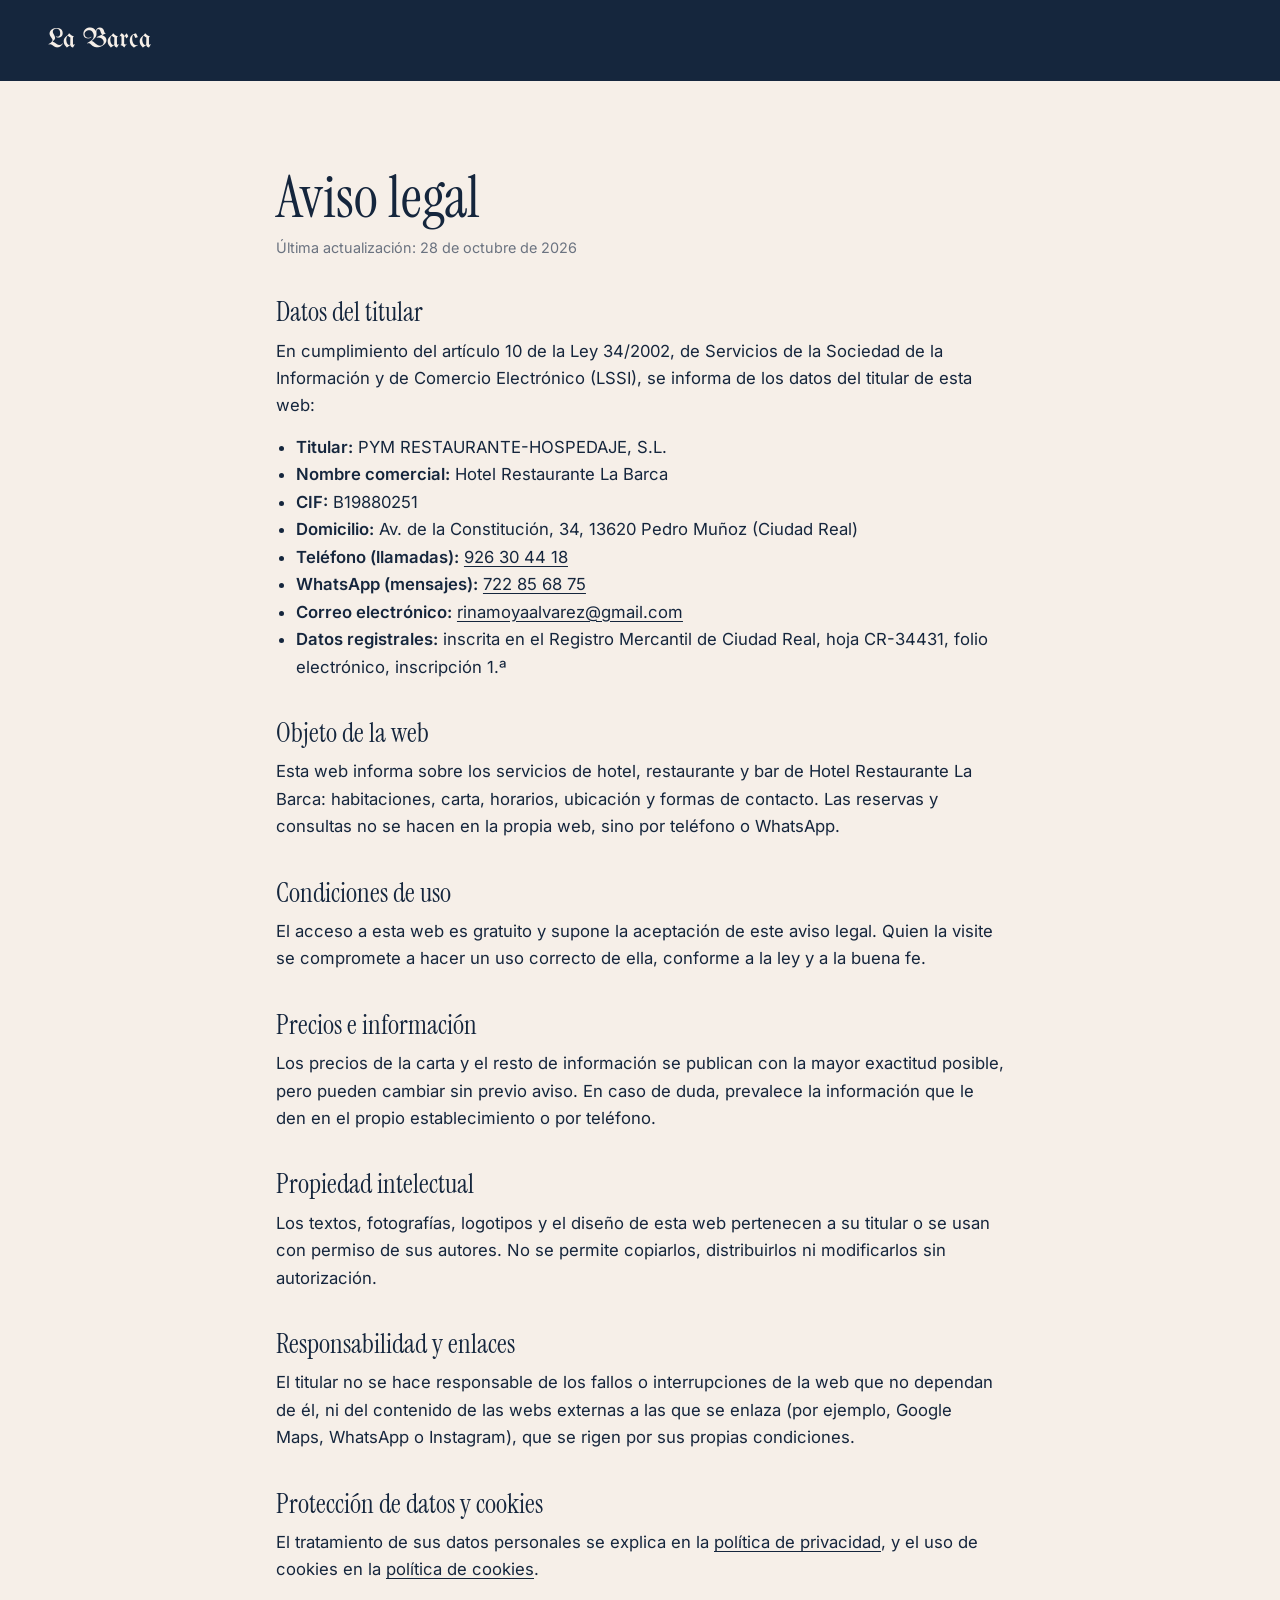
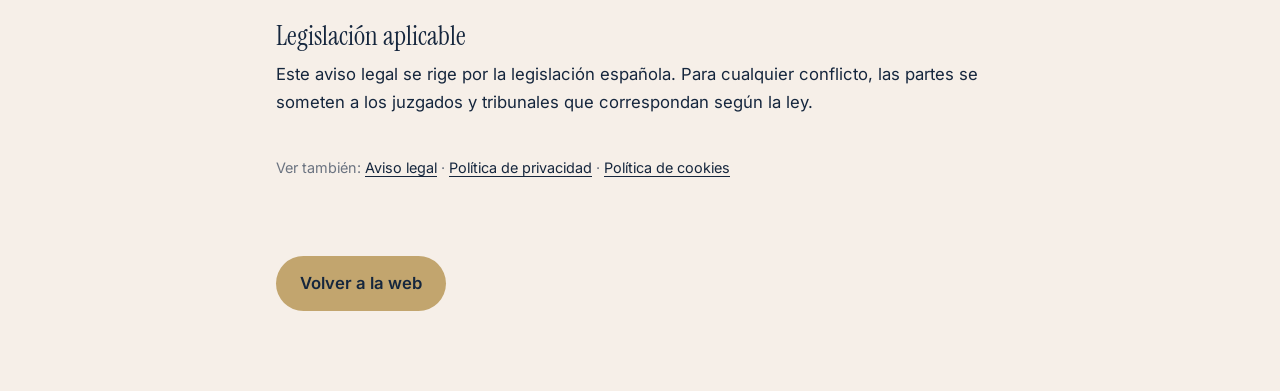
<file: aviso-legal.html>
<!doctype html>
<html lang="es">
<head>
<meta charset="utf-8">
<meta http-equiv="Content-Security-Policy" content="default-src 'none'; style-src 'self' 'unsafe-inline'; font-src 'self'; img-src 'self'; base-uri 'none'; form-action 'none'; upgrade-insecure-requests">
<meta name="referrer" content="strict-origin-when-cross-origin">
<meta name="viewport" content="width=device-width, initial-scale=1">
<title>Aviso legal · Hotel Restaurante La Barca</title>
<meta name="description" content="Aviso legal de la web del Hotel Restaurante La Barca, Pedro Muñoz.">
<link rel="canonical" href="https://hotelrestaurantelabarca.es/aviso-legal.html">
<link rel="icon" href="favicon.ico" sizes="any">
<link rel="icon" type="image/png" sizes="48x48" href="img/icono-48.png">
<link rel="icon" type="image/png" sizes="192x192" href="img/icono-192.png">
<link rel="apple-touch-icon" href="img/apple-touch-icon.png">
<meta name="theme-color" content="#15263d">
<link href="fonts.css" rel="stylesheet">
<style>
:root { --lagoon: #15263d; --flamingo: #c2a56e; --sand: #f6efe8; --sand-2: #ece2d6; }
* { box-sizing: border-box; margin: 0; }
body { background: var(--sand); color: var(--lagoon); font: 400 1.04rem/1.65 Inter, system-ui, sans-serif; }
header { background: var(--lagoon); color: var(--sand); padding: 18px clamp(16px, 4vw, 48px); }
header a { color: inherit; text-decoration: none; font-family: "UnifrakturMaguntia", serif; font-size: 1.7rem; }
main { max-width: 760px; margin: 0 auto; padding: clamp(40px, 7vw, 88px) 16px 80px; }
h1 { font: 400 clamp(2.4rem, 6vw, 3.6rem)/1 "Instrument Serif", serif; margin-bottom: 10px; }
.upd { color: #6b7380; font-size: .9rem; margin-bottom: 36px; }
h2 { font: 400 1.7rem/1.15 "Instrument Serif", serif; margin: 36px 0 10px; }
p, ul { margin-bottom: 14px; } ul { padding-left: 1.2em; }
a { color: var(--lagoon); text-underline-offset: 3px; }
table { width: 100%; border-collapse: collapse; margin: 8px 0 16px; font-size: .95rem; }
th, td { text-align: left; vertical-align: top; padding: 10px 8px; border-bottom: 1px solid var(--sand-2); }
th { font-weight: 600; }
.back { display: inline-block; margin-top: 40px; padding: 14px 24px; border-radius: 999px; background: var(--flamingo); color: var(--lagoon); font-weight: 600; text-decoration: none; }
@media (max-width: 560px) { table, tbody, tr, td, th { display: block; } thead { display: none; } td { border: 0; padding: 2px 0; } tr { padding: 12px 0; border-bottom: 1px solid var(--sand-2); } }
</style>
</head>
<body>
<header><a href="./">La Barca</a></header>
<main>
<h1>Aviso legal</h1>
<p class="upd">Última actualización: 28 de octubre de 2026</p>

<h2>Datos del titular</h2>
<p>En cumplimiento del artículo 10 de la Ley 34/2002, de Servicios de la Sociedad de la Información y de Comercio Electrónico (LSSI), se informa de los datos del titular de esta web:</p>
<ul>
<li><strong>Titular:</strong> PYM RESTAURANTE-HOSPEDAJE, S.L.</li>
<li><strong>Nombre comercial:</strong> Hotel Restaurante La Barca</li>
<li><strong>CIF:</strong> B19880251</li>
<li><strong>Domicilio:</strong> Av. de la Constitución, 34, 13620 Pedro Muñoz (Ciudad Real)</li>
<li><strong>Teléfono (llamadas):</strong> <a href="tel:+34926304418">926 30 44 18</a></li>
<li><strong>WhatsApp (mensajes):</strong> <a href="https://wa.me/34722856875" target="_blank" rel="noopener">722 85 68 75</a></li>
<li><strong>Correo electrónico:</strong> <a href="mailto:rinamoyaalvarez@gmail.com">rinamoyaalvarez@gmail.com</a></li>
<li><strong>Datos registrales:</strong> inscrita en el Registro Mercantil de Ciudad Real, hoja CR-34431, folio electrónico, inscripción 1.ª</li>
</ul>

<h2>Objeto de la web</h2>
<p>Esta web informa sobre los servicios de hotel, restaurante y bar de Hotel Restaurante La Barca: habitaciones, carta, horarios, ubicación y formas de contacto. Las reservas y consultas no se hacen en la propia web, sino por teléfono o WhatsApp.</p>

<h2>Condiciones de uso</h2>
<p>El acceso a esta web es gratuito y supone la aceptación de este aviso legal. Quien la visite se compromete a hacer un uso correcto de ella, conforme a la ley y a la buena fe.</p>

<h2>Precios e información</h2>
<p>Los precios de la carta y el resto de información se publican con la mayor exactitud posible, pero pueden cambiar sin previo aviso. En caso de duda, prevalece la información que le den en el propio establecimiento o por teléfono.</p>

<h2>Propiedad intelectual</h2>
<p>Los textos, fotografías, logotipos y el diseño de esta web pertenecen a su titular o se usan con permiso de sus autores. No se permite copiarlos, distribuirlos ni modificarlos sin autorización.</p>

<h2>Responsabilidad y enlaces</h2>
<p>El titular no se hace responsable de los fallos o interrupciones de la web que no dependan de él, ni del contenido de las webs externas a las que se enlaza (por ejemplo, Google Maps, WhatsApp o Instagram), que se rigen por sus propias condiciones.</p>

<h2>Protección de datos y cookies</h2>
<p>El tratamiento de sus datos personales se explica en la <a href="privacidad.html">política de privacidad</a>, y el uso de cookies en la <a href="cookies.html">política de cookies</a>.</p>

<h2>Legislación aplicable</h2>
<p>Este aviso legal se rige por la legislación española. Para cualquier conflicto, las partes se someten a los juzgados y tribunales que correspondan según la ley.</p>
<p class="upd" style="margin-top:40px">Ver también: <a href="aviso-legal.html">Aviso legal</a> · <a href="privacidad.html">Política de privacidad</a> · <a href="cookies.html">Política de cookies</a></p>

<a class="back" href="./">Volver a la web</a>
</main>
</body>
</html>
</file>
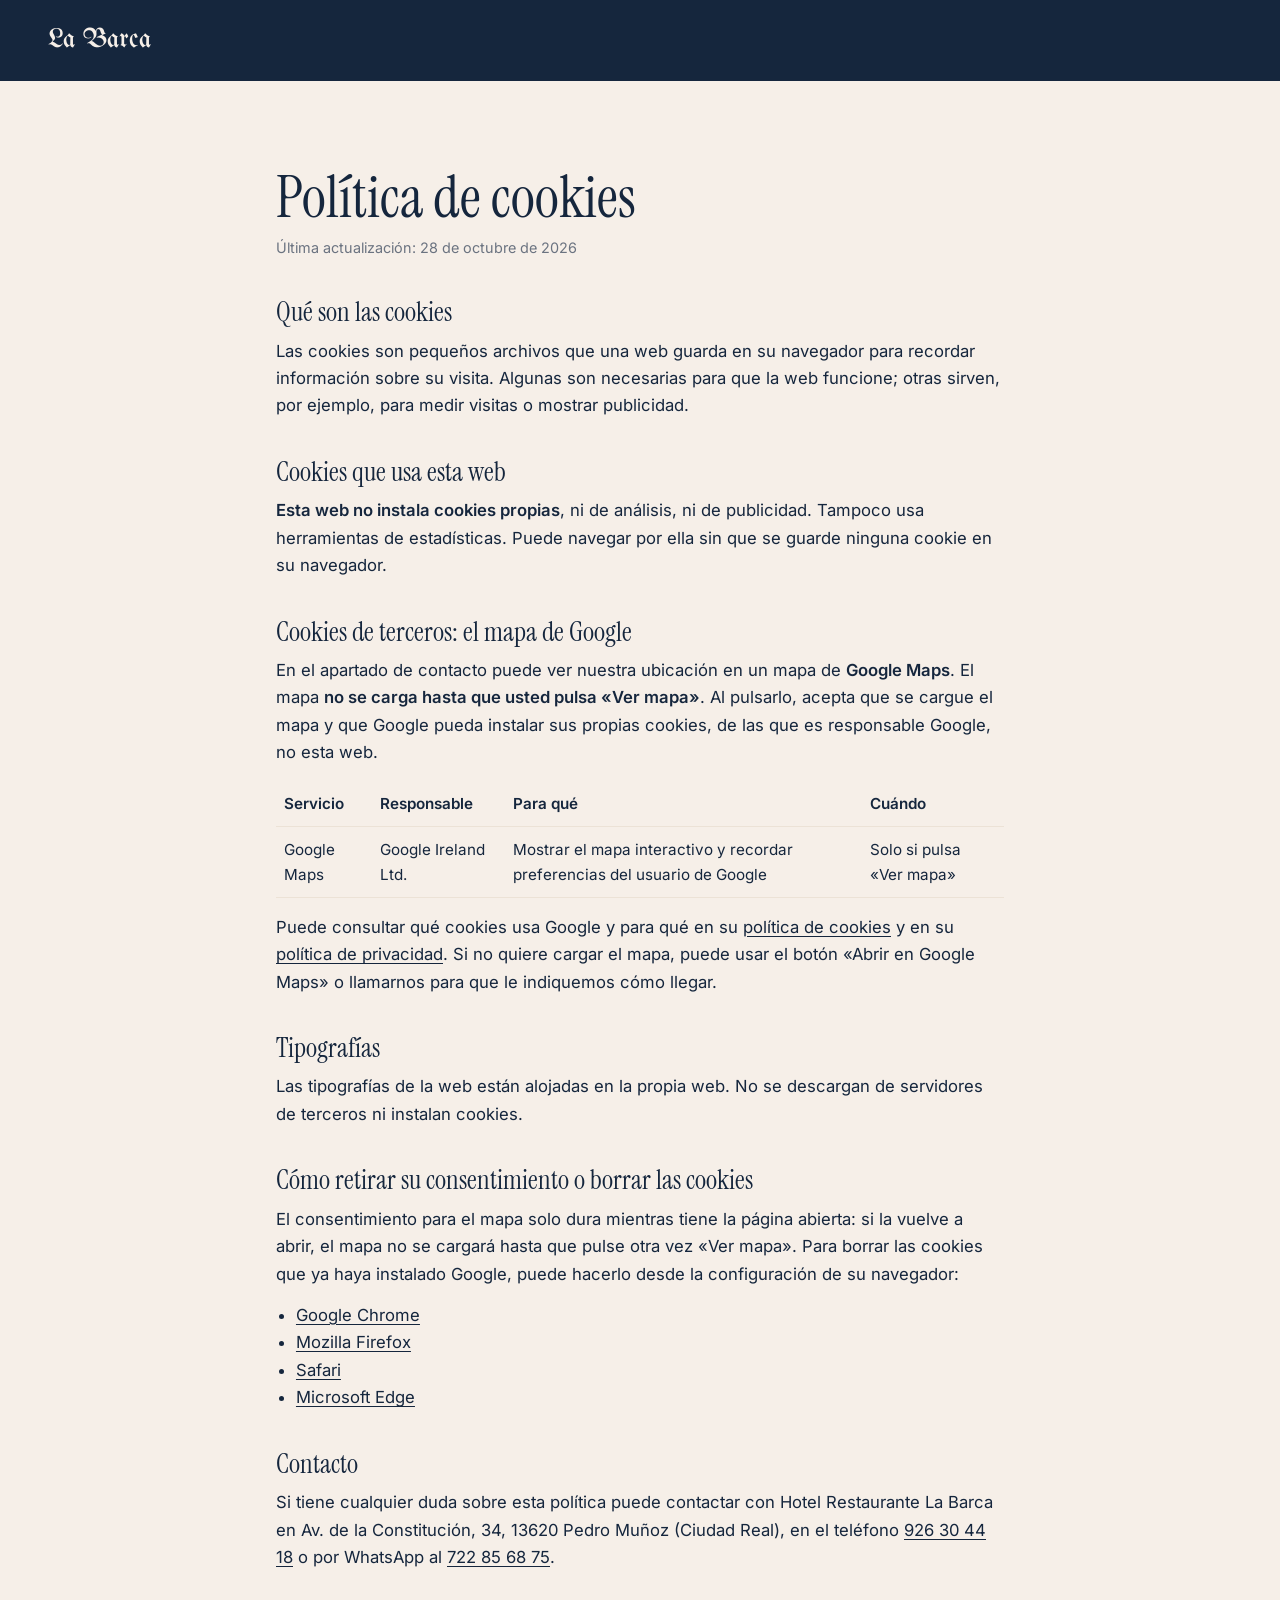
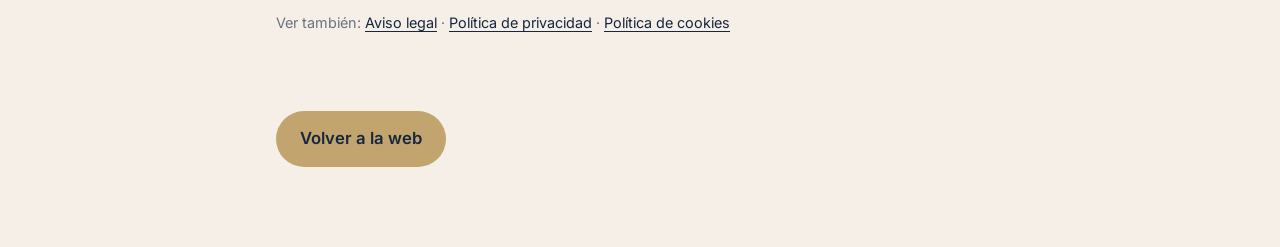
<file: cookies.html>
<!doctype html>
<html lang="es">
<head>
<meta charset="utf-8">
<meta http-equiv="Content-Security-Policy" content="default-src 'none'; style-src 'self' 'unsafe-inline'; font-src 'self'; img-src 'self'; base-uri 'none'; form-action 'none'; upgrade-insecure-requests">
<meta name="referrer" content="strict-origin-when-cross-origin">
<meta name="viewport" content="width=device-width, initial-scale=1">
<title>Política de cookies · Hotel Restaurante La Barca</title>
<meta name="description" content="Política de cookies de la web del Hotel Restaurante La Barca, Pedro Muñoz.">
<link rel="canonical" href="https://hotelrestaurantelabarca.es/cookies.html">
<link rel="icon" href="favicon.ico" sizes="any">
<link rel="icon" type="image/png" sizes="48x48" href="img/icono-48.png">
<link rel="icon" type="image/png" sizes="192x192" href="img/icono-192.png">
<link rel="apple-touch-icon" href="img/apple-touch-icon.png">
<meta name="theme-color" content="#15263d">
<link href="fonts.css" rel="stylesheet">
<style>
:root { --lagoon: #15263d; --flamingo: #c2a56e; --sand: #f6efe8; --sand-2: #ece2d6; }
* { box-sizing: border-box; margin: 0; }
body { background: var(--sand); color: var(--lagoon); font: 400 1.04rem/1.65 Inter, system-ui, sans-serif; }
header { background: var(--lagoon); color: var(--sand); padding: 18px clamp(16px, 4vw, 48px); }
header a { color: inherit; text-decoration: none; font-family: "UnifrakturMaguntia", serif; font-size: 1.7rem; }
main { max-width: 760px; margin: 0 auto; padding: clamp(40px, 7vw, 88px) 16px 80px; }
h1 { font: 400 clamp(2.4rem, 6vw, 3.6rem)/1 "Instrument Serif", serif; margin-bottom: 10px; }
.upd { color: #6b7380; font-size: .9rem; margin-bottom: 36px; }
h2 { font: 400 1.7rem/1.15 "Instrument Serif", serif; margin: 36px 0 10px; }
p, ul { margin-bottom: 14px; } ul { padding-left: 1.2em; }
a { color: var(--lagoon); text-underline-offset: 3px; }
table { width: 100%; border-collapse: collapse; margin: 8px 0 16px; font-size: .95rem; }
th, td { text-align: left; vertical-align: top; padding: 10px 8px; border-bottom: 1px solid var(--sand-2); }
th { font-weight: 600; }
.back { display: inline-block; margin-top: 40px; padding: 14px 24px; border-radius: 999px; background: var(--flamingo); color: var(--lagoon); font-weight: 600; text-decoration: none; }
@media (max-width: 560px) { table, tbody, tr, td, th { display: block; } thead { display: none; } td { border: 0; padding: 2px 0; } tr { padding: 12px 0; border-bottom: 1px solid var(--sand-2); } }
</style>
</head>
<body>
<header><a href="./">La Barca</a></header>
<main>
<h1>Política de cookies</h1>
<p class="upd">Última actualización: 28 de octubre de 2026</p>

<h2>Qué son las cookies</h2>
<p>Las cookies son pequeños archivos que una web guarda en su navegador para recordar información sobre su visita. Algunas son necesarias para que la web funcione; otras sirven, por ejemplo, para medir visitas o mostrar publicidad.</p>

<h2>Cookies que usa esta web</h2>
<p><strong>Esta web no instala cookies propias</strong>, ni de análisis, ni de publicidad. Tampoco usa herramientas de estadísticas. Puede navegar por ella sin que se guarde ninguna cookie en su navegador.</p>

<h2>Cookies de terceros: el mapa de Google</h2>
<p>En el apartado de contacto puede ver nuestra ubicación en un mapa de <strong>Google Maps</strong>. El mapa <strong>no se carga hasta que usted pulsa «Ver mapa»</strong>. Al pulsarlo, acepta que se cargue el mapa y que Google pueda instalar sus propias cookies, de las que es responsable Google, no esta web.</p>
<table>
<thead><tr><th>Servicio</th><th>Responsable</th><th>Para qué</th><th>Cuándo</th></tr></thead>
<tbody>
<tr><td>Google Maps</td><td>Google Ireland Ltd.</td><td>Mostrar el mapa interactivo y recordar preferencias del usuario de Google</td><td>Solo si pulsa «Ver mapa»</td></tr>
</tbody>
</table>
<p>Puede consultar qué cookies usa Google y para qué en su <a href="https://policies.google.com/technologies/cookies?hl=es" target="_blank" rel="noopener">política de cookies</a> y en su <a href="https://policies.google.com/privacy?hl=es" target="_blank" rel="noopener">política de privacidad</a>. Si no quiere cargar el mapa, puede usar el botón «Abrir en Google Maps» o llamarnos para que le indiquemos cómo llegar.</p>

<h2>Tipografías</h2>
<p>Las tipografías de la web están alojadas en la propia web. No se descargan de servidores de terceros ni instalan cookies.</p>

<h2>Cómo retirar su consentimiento o borrar las cookies</h2>
<p>El consentimiento para el mapa solo dura mientras tiene la página abierta: si la vuelve a abrir, el mapa no se cargará hasta que pulse otra vez «Ver mapa». Para borrar las cookies que ya haya instalado Google, puede hacerlo desde la configuración de su navegador:</p>
<ul>
<li><a href="https://support.google.com/chrome/answer/95647?hl=es" target="_blank" rel="noopener">Google Chrome</a></li>
<li><a href="https://support.mozilla.org/es/kb/Borrar%20cookies" target="_blank" rel="noopener">Mozilla Firefox</a></li>
<li><a href="https://support.apple.com/es-es/guide/safari/sfri11471/mac" target="_blank" rel="noopener">Safari</a></li>
<li><a href="https://support.microsoft.com/es-es/microsoft-edge/eliminar-las-cookies-en-microsoft-edge-63947406-40ac-c3b8-57b9-2a946a29ae09" target="_blank" rel="noopener">Microsoft Edge</a></li>
</ul>

<h2>Contacto</h2>
<p>Si tiene cualquier duda sobre esta política puede contactar con Hotel Restaurante La Barca en Av. de la Constitución, 34, 13620 Pedro Muñoz (Ciudad Real), en el teléfono <a href="tel:+34926304418">926 30 44 18</a> o por WhatsApp al <a href="https://wa.me/34722856875" target="_blank" rel="noopener">722 85 68 75</a>.</p>

<p class="upd" style="margin-top:40px">Ver también: <a href="aviso-legal.html">Aviso legal</a> · <a href="privacidad.html">Política de privacidad</a> · <a href="cookies.html">Política de cookies</a></p>
<a class="back" href="./">Volver a la web</a>
</main>
</body>
</html>
</file>
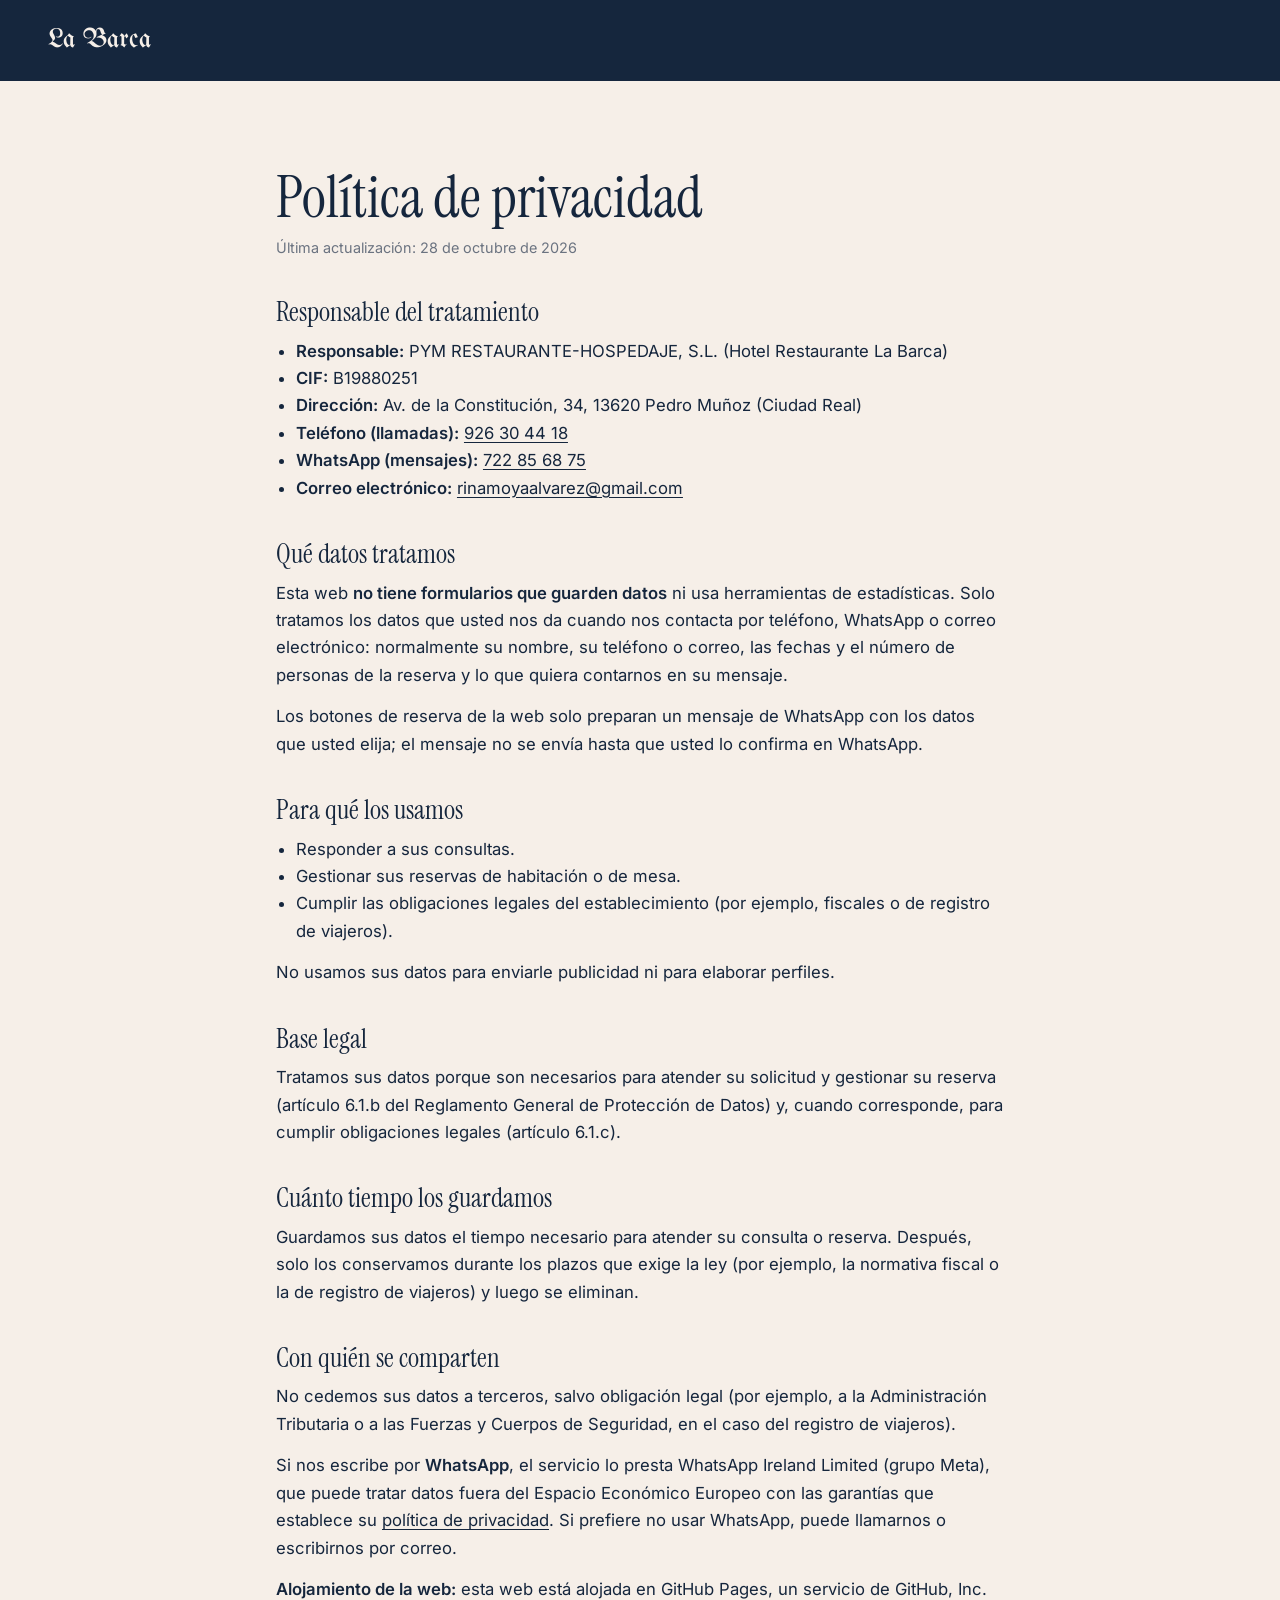
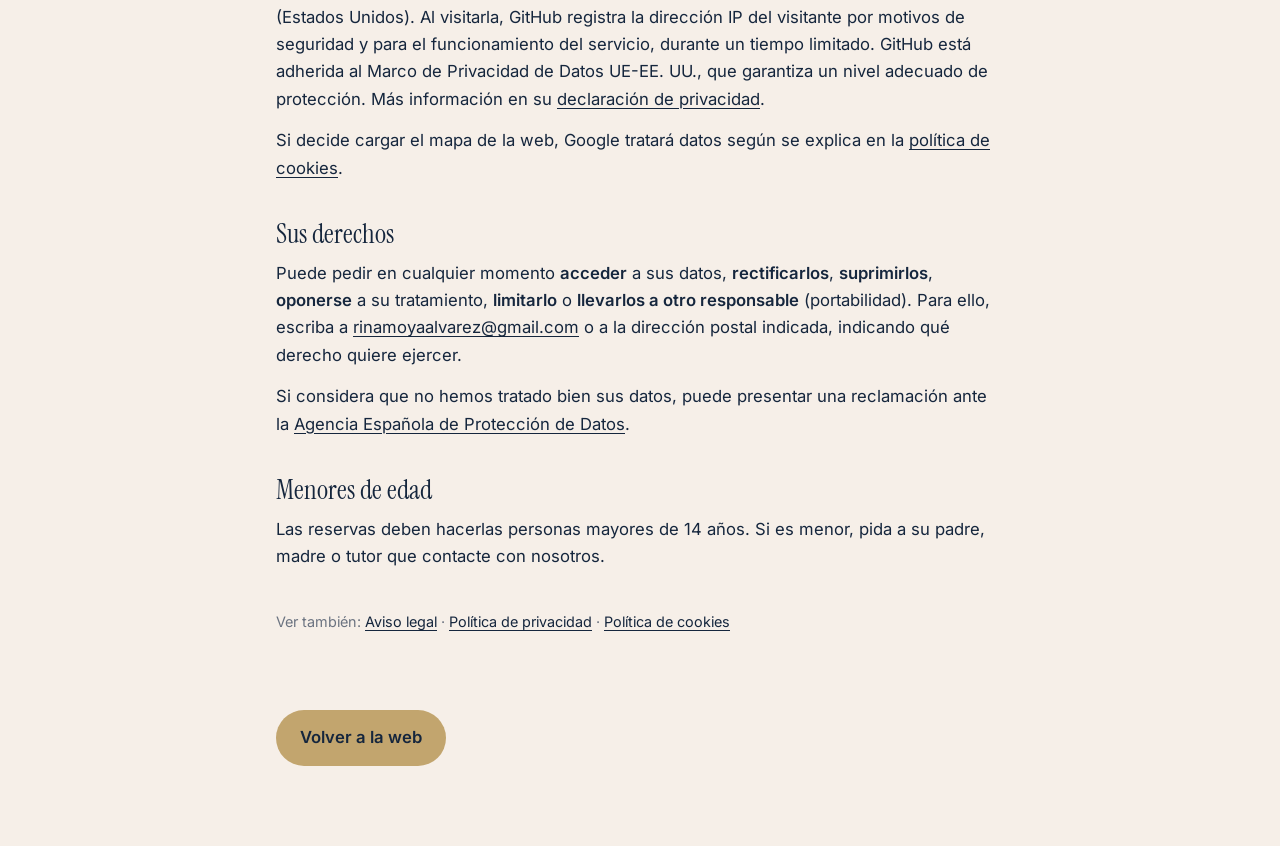
<file: privacidad.html>
<!doctype html>
<html lang="es">
<head>
<meta charset="utf-8">
<meta http-equiv="Content-Security-Policy" content="default-src 'none'; style-src 'self' 'unsafe-inline'; font-src 'self'; img-src 'self'; base-uri 'none'; form-action 'none'; upgrade-insecure-requests">
<meta name="referrer" content="strict-origin-when-cross-origin">
<meta name="viewport" content="width=device-width, initial-scale=1">
<title>Política de privacidad · Hotel Restaurante La Barca</title>
<meta name="description" content="Política de privacidad de la web del Hotel Restaurante La Barca, Pedro Muñoz.">
<link rel="canonical" href="https://hotelrestaurantelabarca.es/privacidad.html">
<link rel="icon" href="favicon.ico" sizes="any">
<link rel="icon" type="image/png" sizes="48x48" href="img/icono-48.png">
<link rel="icon" type="image/png" sizes="192x192" href="img/icono-192.png">
<link rel="apple-touch-icon" href="img/apple-touch-icon.png">
<meta name="theme-color" content="#15263d">
<link href="fonts.css" rel="stylesheet">
<style>
:root { --lagoon: #15263d; --flamingo: #c2a56e; --sand: #f6efe8; --sand-2: #ece2d6; }
* { box-sizing: border-box; margin: 0; }
body { background: var(--sand); color: var(--lagoon); font: 400 1.04rem/1.65 Inter, system-ui, sans-serif; }
header { background: var(--lagoon); color: var(--sand); padding: 18px clamp(16px, 4vw, 48px); }
header a { color: inherit; text-decoration: none; font-family: "UnifrakturMaguntia", serif; font-size: 1.7rem; }
main { max-width: 760px; margin: 0 auto; padding: clamp(40px, 7vw, 88px) 16px 80px; }
h1 { font: 400 clamp(2.4rem, 6vw, 3.6rem)/1 "Instrument Serif", serif; margin-bottom: 10px; }
.upd { color: #6b7380; font-size: .9rem; margin-bottom: 36px; }
h2 { font: 400 1.7rem/1.15 "Instrument Serif", serif; margin: 36px 0 10px; }
p, ul { margin-bottom: 14px; } ul { padding-left: 1.2em; }
a { color: var(--lagoon); text-underline-offset: 3px; }
table { width: 100%; border-collapse: collapse; margin: 8px 0 16px; font-size: .95rem; }
th, td { text-align: left; vertical-align: top; padding: 10px 8px; border-bottom: 1px solid var(--sand-2); }
th { font-weight: 600; }
.back { display: inline-block; margin-top: 40px; padding: 14px 24px; border-radius: 999px; background: var(--flamingo); color: var(--lagoon); font-weight: 600; text-decoration: none; }
@media (max-width: 560px) { table, tbody, tr, td, th { display: block; } thead { display: none; } td { border: 0; padding: 2px 0; } tr { padding: 12px 0; border-bottom: 1px solid var(--sand-2); } }
</style>
</head>
<body>
<header><a href="./">La Barca</a></header>
<main>
<h1>Política de privacidad</h1>
<p class="upd">Última actualización: 28 de octubre de 2026</p>

<h2>Responsable del tratamiento</h2>
<ul>
<li><strong>Responsable:</strong> PYM RESTAURANTE-HOSPEDAJE, S.L. (Hotel Restaurante La Barca)</li>
<li><strong>CIF:</strong> B19880251</li>
<li><strong>Dirección:</strong> Av. de la Constitución, 34, 13620 Pedro Muñoz (Ciudad Real)</li>
<li><strong>Teléfono (llamadas):</strong> <a href="tel:+34926304418">926 30 44 18</a></li>
<li><strong>WhatsApp (mensajes):</strong> <a href="https://wa.me/34722856875" target="_blank" rel="noopener">722 85 68 75</a></li>
<li><strong>Correo electrónico:</strong> <a href="mailto:rinamoyaalvarez@gmail.com">rinamoyaalvarez@gmail.com</a></li>
</ul>

<h2>Qué datos tratamos</h2>
<p>Esta web <strong>no tiene formularios que guarden datos</strong> ni usa herramientas de estadísticas. Solo tratamos los datos que usted nos da cuando nos contacta por teléfono, WhatsApp o correo electrónico: normalmente su nombre, su teléfono o correo, las fechas y el número de personas de la reserva y lo que quiera contarnos en su mensaje.</p>
<p>Los botones de reserva de la web solo preparan un mensaje de WhatsApp con los datos que usted elija; el mensaje no se envía hasta que usted lo confirma en WhatsApp.</p>

<h2>Para qué los usamos</h2>
<ul>
<li>Responder a sus consultas.</li>
<li>Gestionar sus reservas de habitación o de mesa.</li>
<li>Cumplir las obligaciones legales del establecimiento (por ejemplo, fiscales o de registro de viajeros).</li>
</ul>
<p>No usamos sus datos para enviarle publicidad ni para elaborar perfiles.</p>

<h2>Base legal</h2>
<p>Tratamos sus datos porque son necesarios para atender su solicitud y gestionar su reserva (artículo 6.1.b del Reglamento General de Protección de Datos) y, cuando corresponde, para cumplir obligaciones legales (artículo 6.1.c).</p>

<h2>Cuánto tiempo los guardamos</h2>
<p>Guardamos sus datos el tiempo necesario para atender su consulta o reserva. Después, solo los conservamos durante los plazos que exige la ley (por ejemplo, la normativa fiscal o la de registro de viajeros) y luego se eliminan.</p>

<h2>Con quién se comparten</h2>
<p>No cedemos sus datos a terceros, salvo obligación legal (por ejemplo, a la Administración Tributaria o a las Fuerzas y Cuerpos de Seguridad, en el caso del registro de viajeros).</p>
<p>Si nos escribe por <strong>WhatsApp</strong>, el servicio lo presta WhatsApp Ireland Limited (grupo Meta), que puede tratar datos fuera del Espacio Económico Europeo con las garantías que establece su <a href="https://www.whatsapp.com/legal/privacy-policy-eea?lang=es" target="_blank" rel="noopener">política de privacidad</a>. Si prefiere no usar WhatsApp, puede llamarnos o escribirnos por correo.</p>
<p><strong>Alojamiento de la web:</strong> esta web está alojada en GitHub Pages, un servicio de GitHub, Inc. (Estados Unidos). Al visitarla, GitHub registra la dirección IP del visitante por motivos de seguridad y para el funcionamiento del servicio, durante un tiempo limitado. GitHub está adherida al Marco de Privacidad de Datos UE-EE. UU., que garantiza un nivel adecuado de protección. Más información en su <a href="https://docs.github.com/es/site-policy/privacy-policies/github-general-privacy-statement" target="_blank" rel="noopener">declaración de privacidad</a>.</p>
<p>Si decide cargar el mapa de la web, Google tratará datos según se explica en la <a href="cookies.html">política de cookies</a>.</p>

<h2>Sus derechos</h2>
<p>Puede pedir en cualquier momento <strong>acceder</strong> a sus datos, <strong>rectificarlos</strong>, <strong>suprimirlos</strong>, <strong>oponerse</strong> a su tratamiento, <strong>limitarlo</strong> o <strong>llevarlos a otro responsable</strong> (portabilidad). Para ello, escriba a <a href="mailto:rinamoyaalvarez@gmail.com">rinamoyaalvarez@gmail.com</a> o a la dirección postal indicada, indicando qué derecho quiere ejercer.</p>
<p>Si considera que no hemos tratado bien sus datos, puede presentar una reclamación ante la <a href="https://www.aepd.es" target="_blank" rel="noopener">Agencia Española de Protección de Datos</a>.</p>

<h2>Menores de edad</h2>
<p>Las reservas deben hacerlas personas mayores de 14 años. Si es menor, pida a su padre, madre o tutor que contacte con nosotros.</p>
<p class="upd" style="margin-top:40px">Ver también: <a href="aviso-legal.html">Aviso legal</a> · <a href="privacidad.html">Política de privacidad</a> · <a href="cookies.html">Política de cookies</a></p>

<a class="back" href="./">Volver a la web</a>
</main>
</body>
</html>
</file>
<file: fonts.css>
/* latin-ext */
@font-face {
  font-family: 'Instrument Serif';
  font-style: italic;
  font-weight: 400;
  font-display: swap;
  src: url(fonts/instrument-serif-italic-latin-ext.woff2) format('woff2');
  unicode-range: U+0100-02BA, U+02BD-02C5, U+02C7-02CC, U+02CE-02D7, U+02DD-02FF, U+0304, U+0308, U+0329, U+1D00-1DBF, U+1E00-1E9F, U+1EF2-1EFF, U+2020, U+20A0-20AB, U+20AD-20C4, U+2113, U+2C60-2C7F, U+A720-A7FF;
}
/* latin */
@font-face {
  font-family: 'Instrument Serif';
  font-style: italic;
  font-weight: 400;
  font-display: swap;
  src: url(fonts/instrument-serif-italic-latin.woff2) format('woff2');
  unicode-range: U+0000-00FF, U+0131, U+0152-0153, U+02BB-02BC, U+02C6, U+02DA, U+02DC, U+0304, U+0308, U+0329, U+2000-206F, U+20AC, U+2122, U+2191, U+2193, U+2212, U+2215, U+FEFF, U+FFFD;
}
/* latin-ext */
@font-face {
  font-family: 'Instrument Serif';
  font-style: normal;
  font-weight: 400;
  font-display: swap;
  src: url(fonts/instrument-serif-normal-latin-ext.woff2) format('woff2');
  unicode-range: U+0100-02BA, U+02BD-02C5, U+02C7-02CC, U+02CE-02D7, U+02DD-02FF, U+0304, U+0308, U+0329, U+1D00-1DBF, U+1E00-1E9F, U+1EF2-1EFF, U+2020, U+20A0-20AB, U+20AD-20C4, U+2113, U+2C60-2C7F, U+A720-A7FF;
}
/* latin */
@font-face {
  font-family: 'Instrument Serif';
  font-style: normal;
  font-weight: 400;
  font-display: swap;
  src: url(fonts/instrument-serif-normal-latin.woff2) format('woff2');
  unicode-range: U+0000-00FF, U+0131, U+0152-0153, U+02BB-02BC, U+02C6, U+02DA, U+02DC, U+0304, U+0308, U+0329, U+2000-206F, U+20AC, U+2122, U+2191, U+2193, U+2212, U+2215, U+FEFF, U+FFFD;
}
/* latin-ext */
@font-face {
  font-family: 'Inter';
  font-style: normal;
  font-weight: 400;
  font-display: swap;
  src: url(fonts/inter-normal-latin-ext.woff2) format('woff2');
  unicode-range: U+0100-02BA, U+02BD-02C5, U+02C7-02CC, U+02CE-02D7, U+02DD-02FF, U+0304, U+0308, U+0329, U+1D00-1DBF, U+1E00-1E9F, U+1EF2-1EFF, U+2020, U+20A0-20AB, U+20AD-20C4, U+2113, U+2C60-2C7F, U+A720-A7FF;
}
/* latin */
@font-face {
  font-family: 'Inter';
  font-style: normal;
  font-weight: 400;
  font-display: swap;
  src: url(fonts/inter-normal-latin.woff2) format('woff2');
  unicode-range: U+0000-00FF, U+0131, U+0152-0153, U+02BB-02BC, U+02C6, U+02DA, U+02DC, U+0304, U+0308, U+0329, U+2000-206F, U+20AC, U+2122, U+2191, U+2193, U+2212, U+2215, U+FEFF, U+FFFD;
}
/* latin-ext */
@font-face {
  font-family: 'Inter';
  font-style: normal;
  font-weight: 500;
  font-display: swap;
  src: url(fonts/inter-normal-latin-ext.woff2) format('woff2');
  unicode-range: U+0100-02BA, U+02BD-02C5, U+02C7-02CC, U+02CE-02D7, U+02DD-02FF, U+0304, U+0308, U+0329, U+1D00-1DBF, U+1E00-1E9F, U+1EF2-1EFF, U+2020, U+20A0-20AB, U+20AD-20C4, U+2113, U+2C60-2C7F, U+A720-A7FF;
}
/* latin */
@font-face {
  font-family: 'Inter';
  font-style: normal;
  font-weight: 500;
  font-display: swap;
  src: url(fonts/inter-normal-latin.woff2) format('woff2');
  unicode-range: U+0000-00FF, U+0131, U+0152-0153, U+02BB-02BC, U+02C6, U+02DA, U+02DC, U+0304, U+0308, U+0329, U+2000-206F, U+20AC, U+2122, U+2191, U+2193, U+2212, U+2215, U+FEFF, U+FFFD;
}
/* latin-ext */
@font-face {
  font-family: 'Inter';
  font-style: normal;
  font-weight: 600;
  font-display: swap;
  src: url(fonts/inter-normal-latin-ext.woff2) format('woff2');
  unicode-range: U+0100-02BA, U+02BD-02C5, U+02C7-02CC, U+02CE-02D7, U+02DD-02FF, U+0304, U+0308, U+0329, U+1D00-1DBF, U+1E00-1E9F, U+1EF2-1EFF, U+2020, U+20A0-20AB, U+20AD-20C4, U+2113, U+2C60-2C7F, U+A720-A7FF;
}
/* latin */
@font-face {
  font-family: 'Inter';
  font-style: normal;
  font-weight: 600;
  font-display: swap;
  src: url(fonts/inter-normal-latin.woff2) format('woff2');
  unicode-range: U+0000-00FF, U+0131, U+0152-0153, U+02BB-02BC, U+02C6, U+02DA, U+02DC, U+0304, U+0308, U+0329, U+2000-206F, U+20AC, U+2122, U+2191, U+2193, U+2212, U+2215, U+FEFF, U+FFFD;
}
/* latin */
@font-face {
  font-family: 'UnifrakturMaguntia';
  font-style: normal;
  font-weight: 400;
  font-display: swap;
  src: url(fonts/unifrakturmaguntia-normal-latin.woff2) format('woff2');
  unicode-range: U+0000-00FF, U+0131, U+0152-0153, U+02BB-02BC, U+02C6, U+02DA, U+02DC, U+0304, U+0308, U+0329, U+2000-206F, U+20AC, U+2122, U+2191, U+2193, U+2212, U+2215, U+FEFF, U+FFFD;
}
</file>
